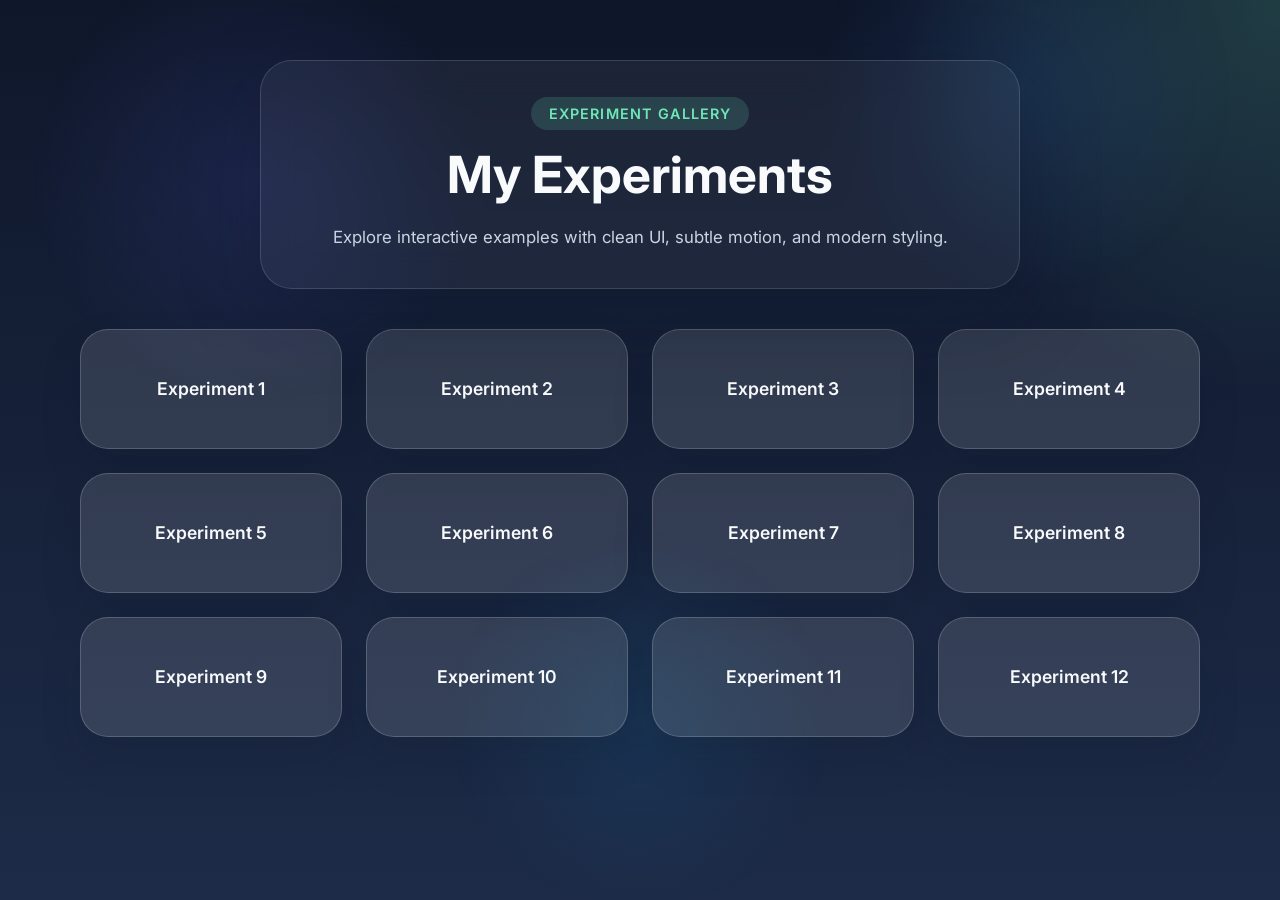
<file: index.html>
<!DOCTYPE html>
<html lang="en">
<head>
    <meta charset="UTF-8">
    <meta name="viewport" content="width=device-width, initial-scale=1.0">
    <title>My Experiments</title>
    <link rel="stylesheet" href="style.css">
</head>
<body>
    <div class="page-background"></div>

    <main class="container">
        <header class="hero">
            <span class="label">Experiment Gallery</span>
            <h1>My Experiments</h1>
            <p>Explore interactive examples with clean UI, subtle motion, and modern styling.</p>
        </header>

        <section class="grid">
            <a class="card" href="exp1/index.html">Experiment 1</a>
            <a class="card" href="exp2/index.html">Experiment 2</a>
            <a class="card" href="exp3/index.html">Experiment 3</a>
            <a class="card" href="exp4/index.html">Experiment 4</a>
            <a class="card" href="exp5/index.html">Experiment 5</a>
            <a class="card" href="exp6/index.html">Experiment 6</a>
            <a class="card" href="exp7/index.html">Experiment 7</a>
            <a class="card" href="exp8/index.html">Experiment 8</a>
            <a class="card" href="exp9/index.html">Experiment 9</a>
            <a class="card" href="exp10/index.html">Experiment 10</a>
            <a class="card" href="exp11/index.html">Experiment 11</a>
            <a class="card" href="project/index.html">Experiment 12</a> 
        </section>
    </main>
</body>
</html>
</file>
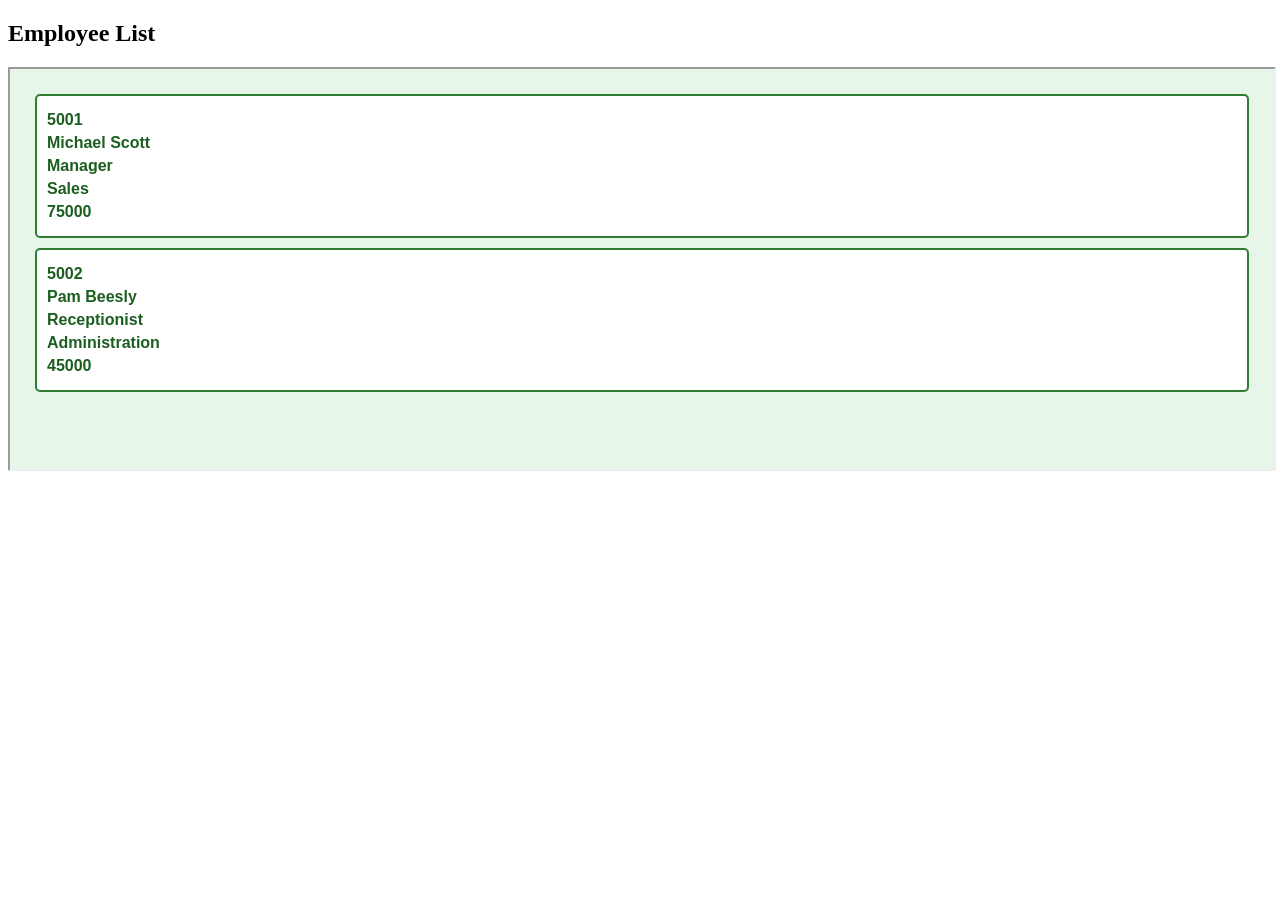
<file: exp10/index.html>
<!DOCTYPE html>
<html lang="en">
<head>
    <meta charset="UTF-8">
    <meta name="viewport" content="width=device-width, initial-scale=1.0">
    <title>Employee Data</title>
</head>
<body>
    <h2>Employee List</h2>

    <iframe src="data.xml" width="100%" height="400px"></iframe>
</body>
</html>
</file>
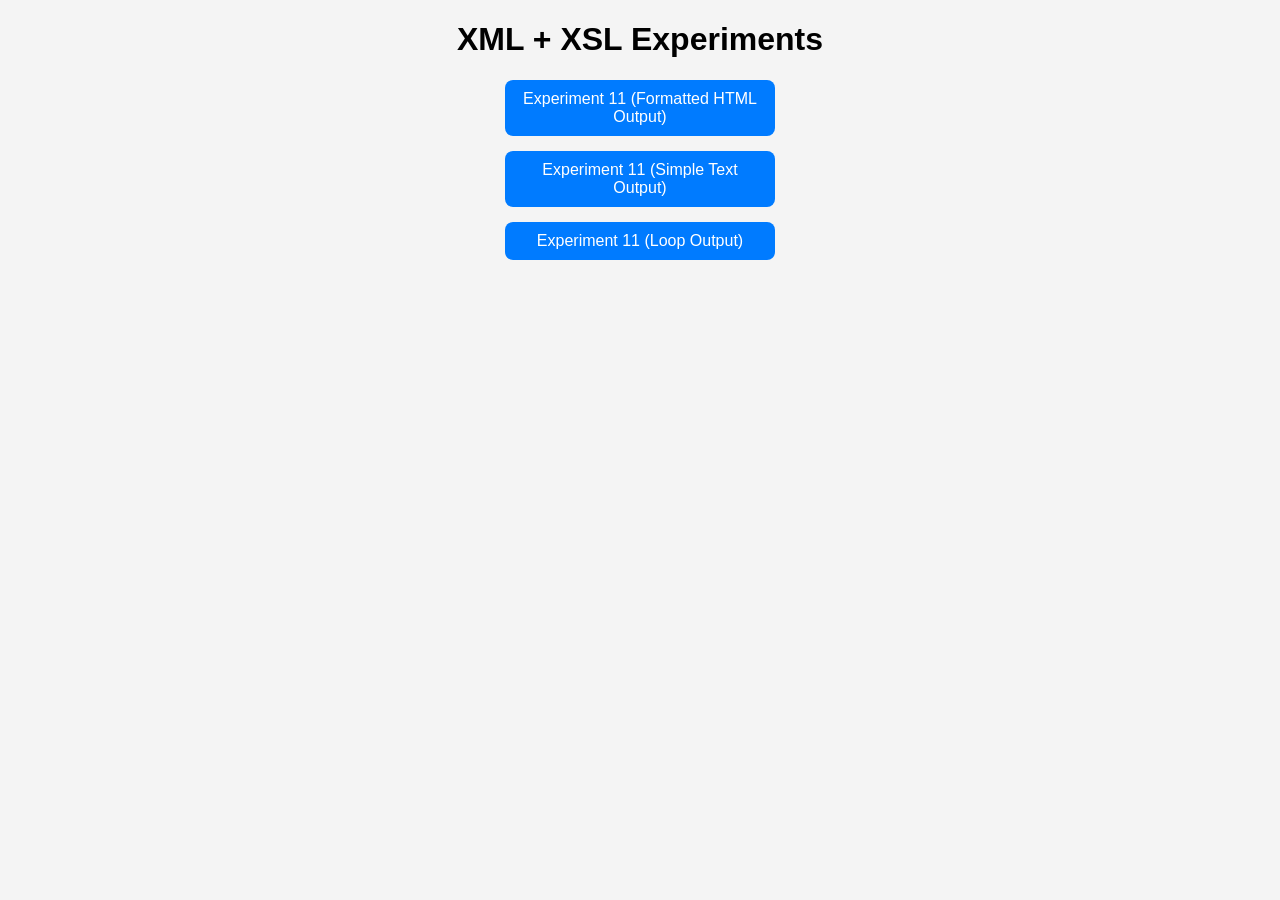
<file: exp11/index.html>
<!DOCTYPE html>
<html lang="en">
<head>
    <meta charset="UTF-8">
    <meta name="viewport" content="width=device-width, initial-scale=1.0">
    <title>XML XSL Experiments</title>
</head>
    <style>
        body {
            font-family: Arial;
            text-align: center;
            background-color: #f4f4f4;
        }
        a {
            display: block;
            margin: 15px;
            padding: 10px;
            background-color: #007bff;
            color: white;
            text-decoration: none;
            width: 250px;
            margin-left: auto;
            margin-right: auto;
            border-radius: 8px;
        }
        a:hover {
            background-color: #0056b3;
        }
    </style>
</head>

<body>

    <h1>XML + XSL Experiments</h1>

    <a href="Cat.xml">Experiment 11 (Formatted HTML Output)</a>
    <a href="Cat1.xml">Experiment 11 (Simple Text Output)</a>
    <a href="Cat2.xml">Experiment 11 (Loop Output)</a>

</body>
</html>
</file>
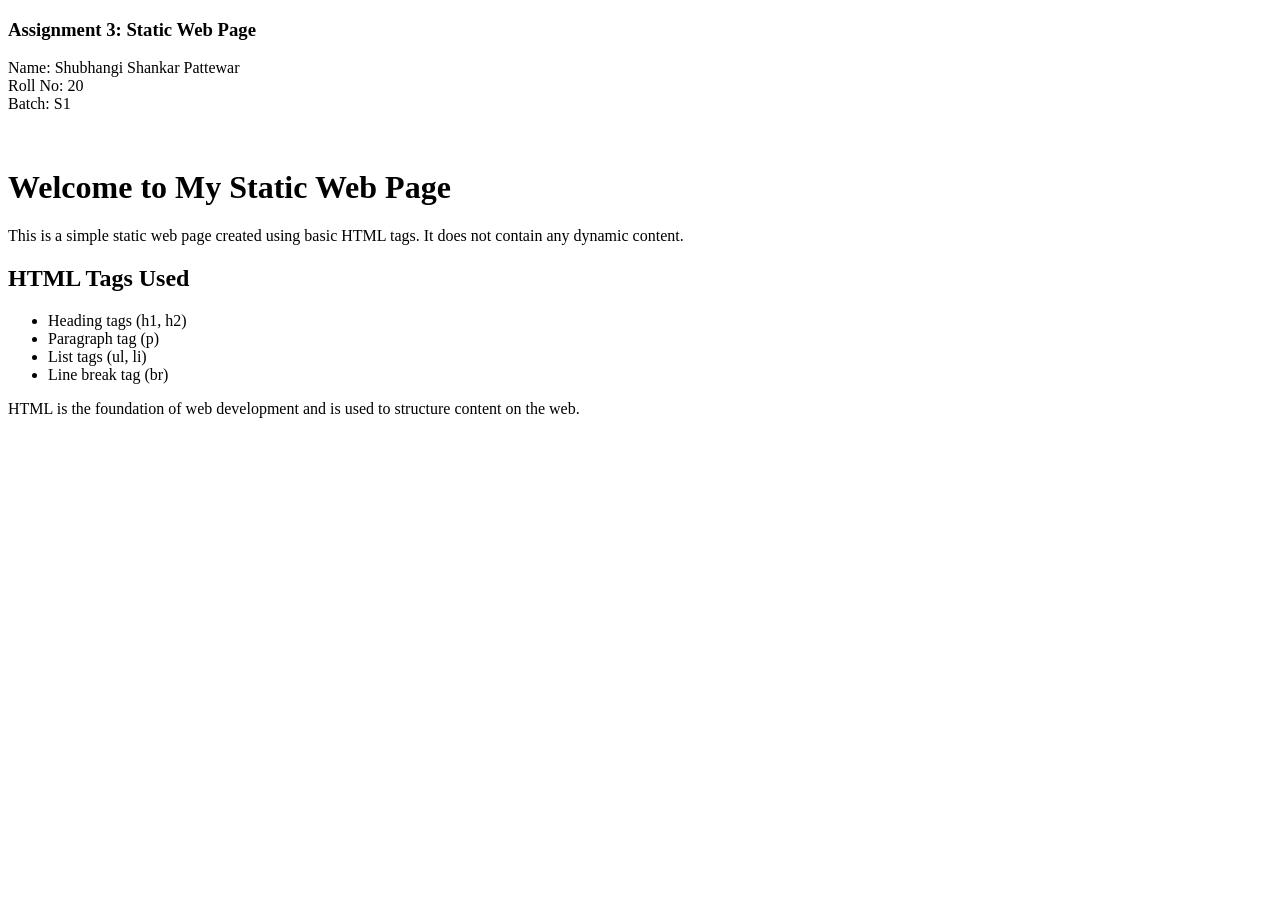
<file: exp2/index.html>
<!DOCTYPE html>
<html lang="en">
<head>
    <meta charset="UTF-8">
    <meta name="viewport" content="width=device-width, initial-scale=1.0">
    <title>Static Web Page</title>
</head>
<body>
    <h3>Assignment 3: Static Web Page</h3>
    <p>
    Name: Shubhangi Shankar Pattewar <br>
    Roll No: 20 <br>
    Batch: S1
    </p>
    <br> 

    <h1>Welcome to My Static Web Page</h1>
    <p>
        This is a simple static web page created using basic HTML tags.
        It does not contain any dynamic content.
    </p>

    <h2>HTML Tags Used</h2>

    <ul>
        <li>Heading tags (h1, h2)</li>
        <li>Paragraph tag (p)</li>
        <li>List tags (ul, li)</li>
        <li>Line break tag (br)</li>
    </ul>

    <p>
        HTML is the foundation of web development and is used to structure
        content on the web.
    </p>

    <br>



</body>
</html>
</file>
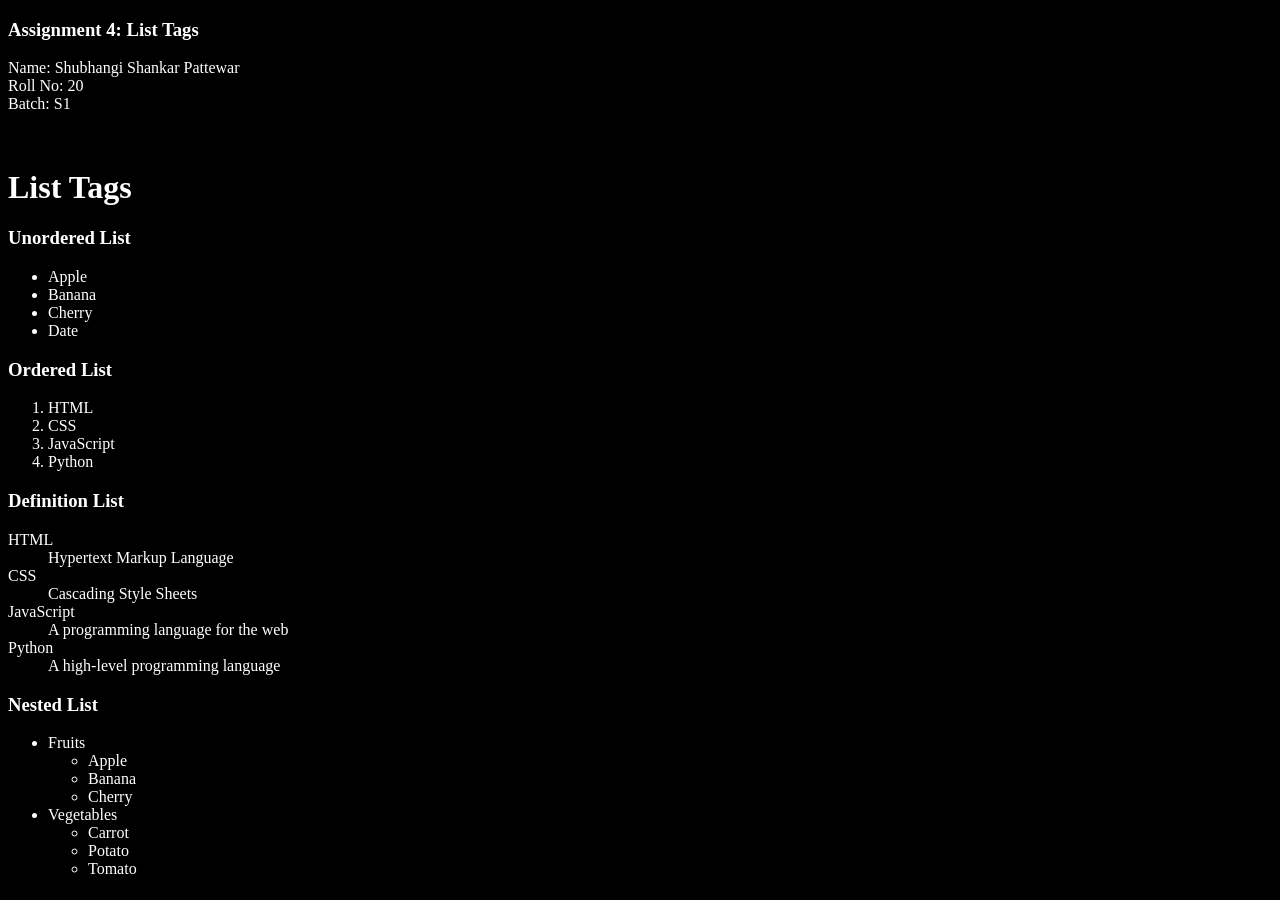
<file: exp3/index.html>
<!DOCTYPE html>
<html lang="en">
<head>
    <meta charset="UTF-8">
    <meta name="viewport" content="width=device-width, initial-scale=1.0">
    <title>List Tags</title>
</head>
<body bgcolor="black" text="white">
    <h3>Assignment 4: List Tags</h3>
    <p>
    Name: Shubhangi Shankar Pattewar <br>
    Roll No: 20 <br>
    Batch: S1
    </p>
    <br>
    <h1>List Tags</h1>
    <h3>Unordered List</h3>
    <ul>
        <li>Apple</li>
        <li>Banana</li>
        <li>Cherry</li>
        <li>Date</li>
    </ul>

    <h3>Ordered List</h3>
    <ol>
        <li>HTML</li>
        <li>CSS</li>
        <li>JavaScript</li> 
        <li>Python</li>
    </ol>

    <h3>Definition List</h3>
    <dl>
        <dt>HTML</dt>
        <dd>Hypertext Markup Language</dd>
        <dt>CSS</dt>
        <dd>Cascading Style Sheets</dd>
        <dt>JavaScript</dt>
        <dd>A programming language for the web</dd>
        <dt>Python</dt>
        <dd>A high-level programming language</dd>
    </dl>

    <h3>Nested List</h3>
    <ul>
        <li>Fruits
            <ul>
                <li>Apple</li>
                <li>Banana</li>
                <li>Cherry</li>
            </ul>
        </li>
        <li>Vegetables
            <ul>
                <li>Carrot</li>
                <li>Potato</li>
                <li>Tomato</li>
            </ul>
        </li>
    </ul>

</body>
</html>
</file>
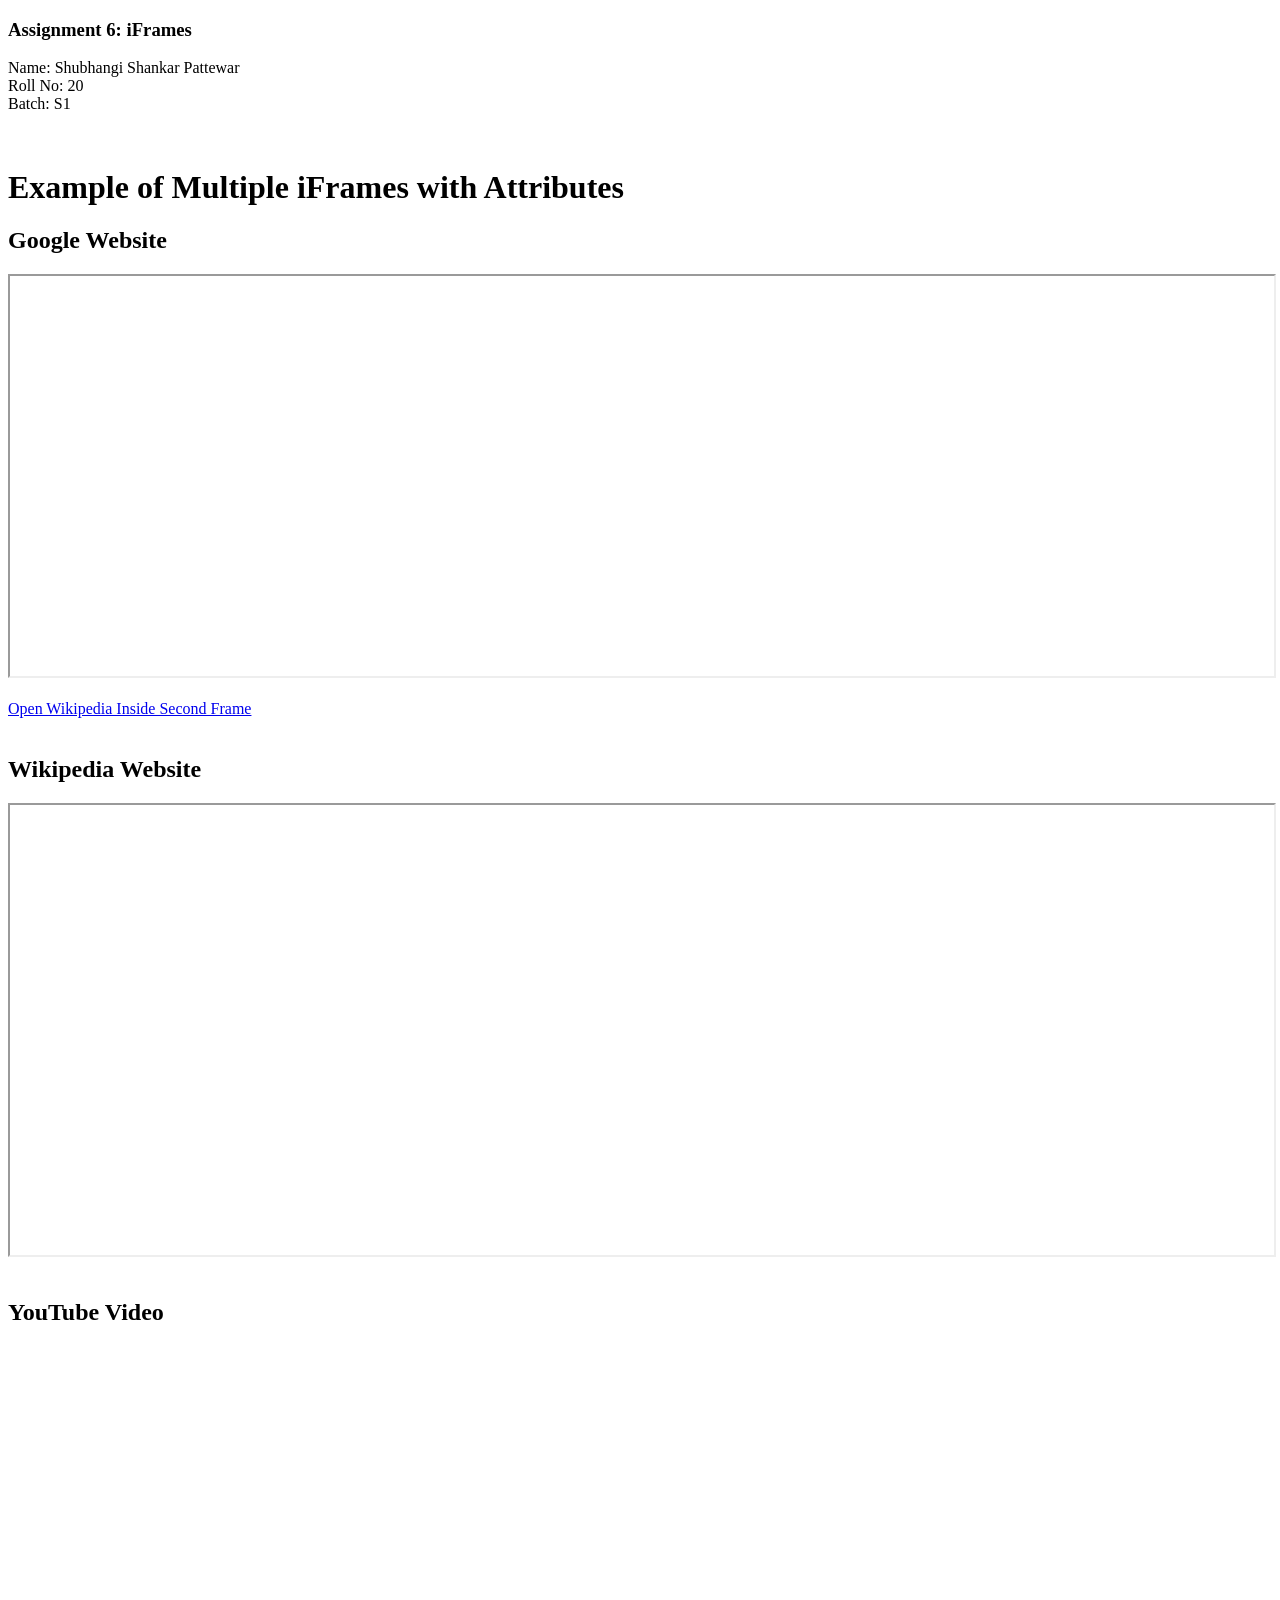
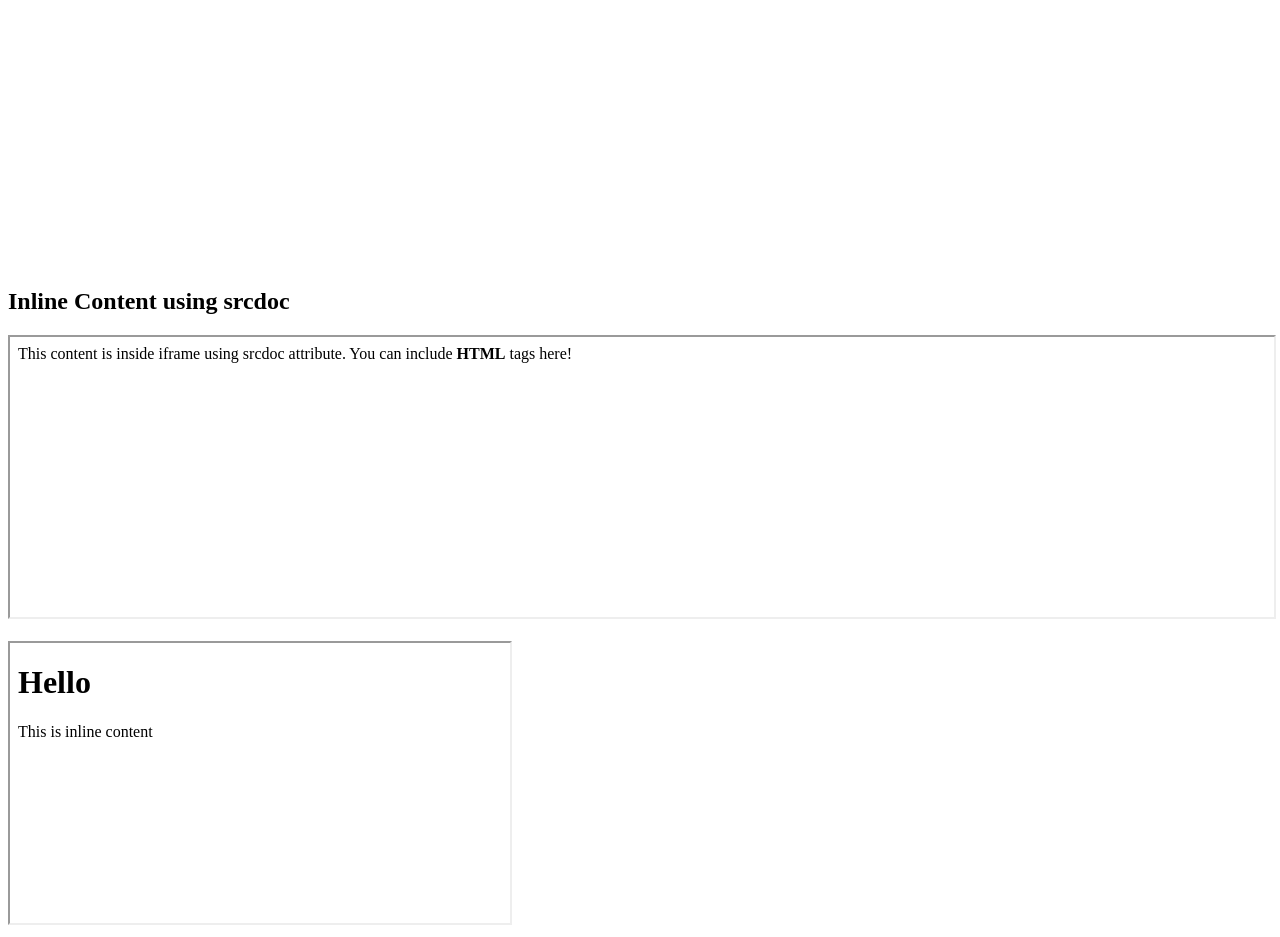
<file: exp5/index.html>
<!DOCTYPE html>
<html lang="en">
<head>
    <meta charset="UTF-8">
    <meta name="viewport" content="width=device-width, initial-scale=1.0">
    <title>Multiple iFrames Example</title>
</head>
<body>
    <h3>Assignment 6: iFrames</h3>
    <p>
    Name: Shubhangi Shankar Pattewar <br>
    Roll No: 20 <br>
    Batch: S1
    </p>
    <br>
    <h1>Example of Multiple iFrames with Attributes</h1>

    <!-- First iframe -->
    <h2>Google Website</h2>
    <iframe 
        id="googleFrame"
        name="googleFrame"
        src="https://www.google.com"
        width="100%"
        height="400"
        title="Google Website"
        loading="lazy"
        referrerpolicy="no-referrer"
        importance="low"
        scrolling="auto"
        class="blue-frame">
    </iframe>
    <br><br>

    <a href="https://www.wikipedia.org" target="wikiFrame">
        Open Wikipedia Inside Second Frame
    </a>
    <br><br>

    <!-- Second iframe -->
    <h2>Wikipedia Website</h2>
    <iframe 
        id="wikiFrame"
        name="wikiFrame"
        src="https://www.wikipedia.org"
        width="100%"
        height="450"
        title="Wikipedia Website"
        loading="lazy"
        sandbox="allow-same-origin allow-scripts"
        importance="low"
        scrolling="yes"
        class="green-frame">
    </iframe>
    <br><br>

    <!-- Third iframe -->
    <h2>YouTube Video</h2>
    <iframe 
        id="youtubeFrame"
        width="100%"
        height="500"
        src="https://www.youtube.com/embed/dQw4w9WgXcQ"
        title="YouTube Video"
        frameborder="0"
        allow="accelerometer; autoplay; clipboard-write; encrypted-media; gyroscope; picture-in-picture"
        allowfullscreen
        loading="lazy"
        scrolling="no"
        class="red-frame">
    </iframe>
    <br><br>

    <!-- Fourth iframe using srcdoc -->
    <h2>Inline Content using srcdoc</h2>
    <iframe 
        id="inlineFrame1"
        width="100%"
        height="280"
        srcdoc="This content is inside iframe using srcdoc attribute. You can include <strong>HTML</strong> tags here!"
        title="Inline Frame"
        scrolling="auto"
        sandbox="allow-scripts allow-same-origin"
        class="purple-frame">
    </iframe>
    <br><br>
    <iframe 
        id="inlineFrame2"
        srcdoc="<h1>Hello</h1><p>This is inline content</p>"
        width="500" 
        height="280"
        title="Inline Hello Content"
        scrolling="no"
        sandbox="allow-same-origin">
    </iframe>

</body>
</html>
</file>
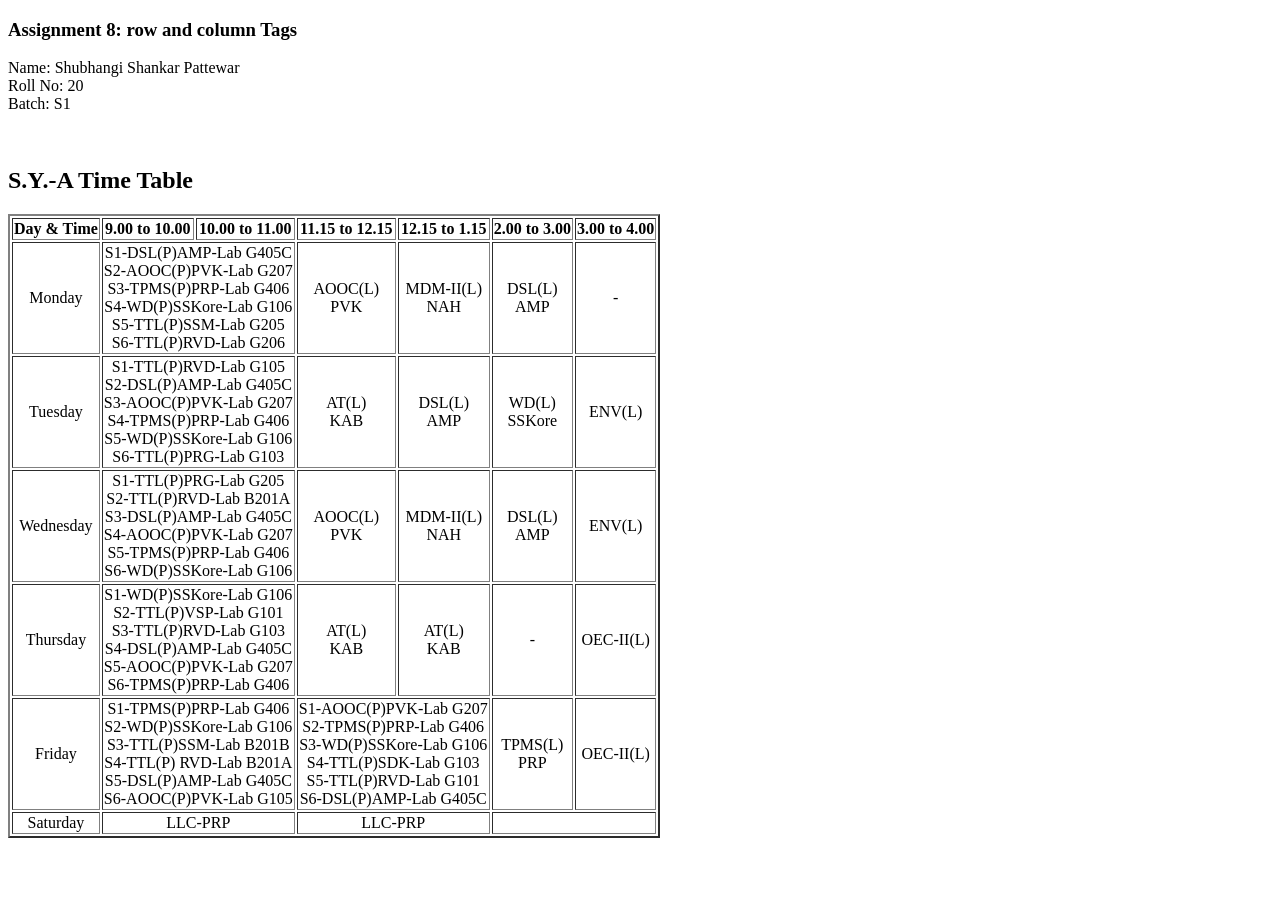
<file: exp7/index.html>
<!DOCTYPE html>
<html lang="en">
<head>
    <meta charset="UTF-8">
    <meta name="viewport" content="width=device-width, initial-scale=1.0">
    <title>Time Table</title>
</head>
<body>
    <h3>Assignment 8: row and column Tags</h3>
    <p>
    Name: Shubhangi Shankar Pattewar <br>
    Roll No: 20 <br>
    Batch: S1
    </p>
    <br>
    <h2>S.Y.-A Time Table</h2>

    <table border="2">
        <tr align="center">
            <th>Day & Time</th>
            <th>9.00 to 10.00</th>
            <th>10.00 to 11.00</th>
            <th>11.15 to 12.15</th>
            <th>12.15 to 1.15</th>
            <th>2.00 to 3.00</th>
            <th>3.00 to 4.00</th>
        </tr>

        <tr align="center">
            <td>Monday</td>
            <td colspan="2">S1-DSL(P)AMP-Lab G405C <br>
            S2-AOOC(P)PVK-Lab G207 <br>S3-TPMS(P)PRP-Lab G406 <br>
            S4-WD(P)SSKore-Lab G106 <br>S5-TTL(P)SSM-Lab G205 <br>
            S6-TTL(P)RVD-Lab G206 </td>
            <td>AOOC(L)<br>PVK</td>
            <td>MDM-II(L)<br>NAH</td>
            <td>DSL(L)<br>AMP</td>
            <td>-</td>
        </tr>

        <tr align="center">
            <td>Tuesday</td>
            <td colspan="2">S1-TTL(P)RVD-Lab G105 <br>
            S2-DSL(P)AMP-Lab G405C <br>S3-AOOC(P)PVK-Lab G207 <br>
            S4-TPMS(P)PRP-Lab G406 <br>S5-WD(P)SSKore-Lab G106 <br>
            S6-TTL(P)PRG-Lab G103 </td>
            <td>AT(L)<br>KAB</td>
            <td>DSL(L)<br>AMP</td>
            <td>WD(L)<br>SSKore</td>
            <td>ENV(L)</td>
        </tr>

        <tr align="center">
            <td>Wednesday</td>
            <td colspan="2">S1-TTL(P)PRG-Lab G205 <br>
            S2-TTL(P)RVD-Lab B201A <br>S3-DSL(P)AMP-Lab G405C <br>
            S4-AOOC(P)PVK-Lab G207 <br>S5-TPMS(P)PRP-Lab G406 <br>
            S6-WD(P)SSKore-Lab G106 </td>
            <td>AOOC(L)<br>PVK</td>
            <td>MDM-II(L)<br>NAH</td>
            <td>DSL(L)<br>AMP</td>
            <td>ENV(L)</td>
        </tr>

        <tr align="center">
            <td>Thursday</td>
            <td colspan="2">S1-WD(P)SSKore-Lab G106 <br>
            S2-TTL(P)VSP-Lab G101 <br>S3-TTL(P)RVD-Lab G103 <br>
            S4-DSL(P)AMP-Lab G405C <br>S5-AOOC(P)PVK-Lab G207 <br>
            S6-TPMS(P)PRP-Lab G406 </td>
            <td>AT(L)<br>KAB</td>
            <td>AT(L)<br>KAB</td>
            <td>-</td>
            <td>OEC-II(L)</td>
        </tr>

        <tr align="center">
            <td>Friday</td>
            <td colspan="2">S1-TPMS(P)PRP-Lab G406 <br>
            S2-WD(P)SSKore-Lab G106 <br>S3-TTL(P)SSM-Lab B201B <br>
            S4-TTL(P) RVD-Lab B201A <br>S5-DSL(P)AMP-Lab G405C <br>
            S6-AOOC(P)PVK-Lab G105</td>
            <td colspan="2">S1-AOOC(P)PVK-Lab G207 <br>
            S2-TPMS(P)PRP-Lab G406 <br>S3-WD(P)SSKore-Lab G106 <br>
            S4-TTL(P)SDK-Lab G103 <br>S5-TTL(P)RVD-Lab G101 <br>
            S6-DSL(P)AMP-Lab G405C</td>
            <td>TPMS(L)<br>PRP</td>
            <td>OEC-II(L)</td>
        </tr>

        <tr align="center">
            <td>Saturday</td>
            <td colspan="2">LLC-PRP</td>
            <td colspan="2">LLC-PRP</td>
            <td colspan="2"> </td>
        </tr>
    </table>
</body>
</html>
</file>
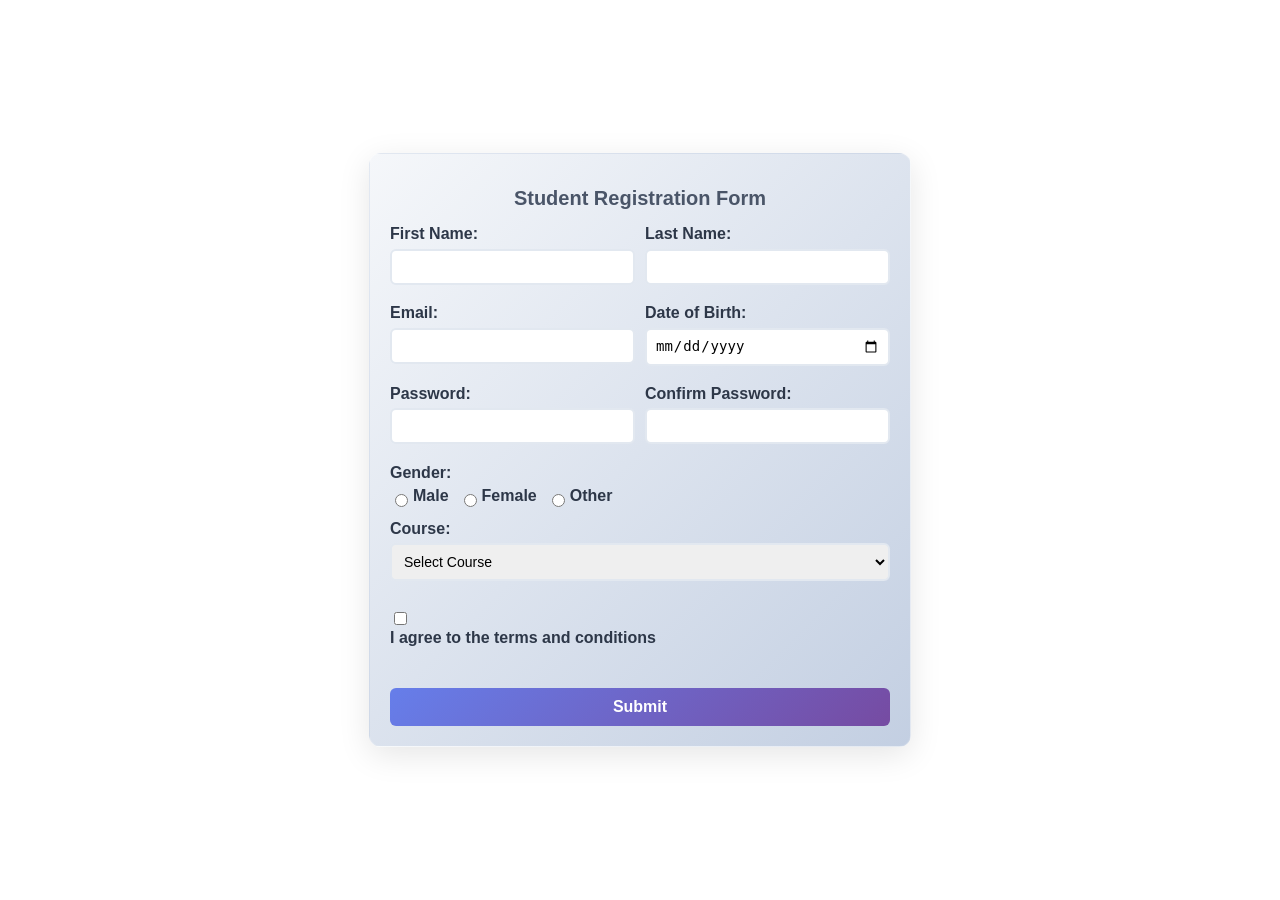
<file: exp8/index.html>
<!-- Build a student registration form using only html -->
<!DOCTYPE html>
<html lang="en">
<head>
    <meta charset="UTF-8">
    <meta name="viewport" content="width=device-width, initial-scale=1.0">
    <title>Student Registration Form</title>
    <style>
        body {
            font-family: 'Segoe UI', Tahoma, Geneva, Verdana, sans-serif;
            background-color: white;
            display: flex;
            justify-content: center;
            align-items: center;
            min-height: 100vh;
            margin: 0;
        }
        h1 {
            text-align: center;
            color: #4a5568;
            margin-bottom: 15px;
            font-size: 20px;
        }
        form {
            background: linear-gradient(135deg, #f5f7fa 0%, #c3cfe2 100%);
            padding: 20px;
            border-radius: 12px;
            box-shadow: 0 8px 32px rgba(0, 0, 0, 0.1);
            width: 500px;
            -webkit-backdrop-filter: blur(10px);
            backdrop-filter: blur(10px);
            border: 1px solid rgba(255, 255, 255, 0.18);
        }
        label {
            display: block;
            margin-bottom: 5px;
            font-weight: 600;
            color: #2d3748;
        }
        input[type="text"],
        input[type="email"],
        input[type="password"],
        input[type="date"],
        select {
            width: 100%;
            padding: 8px;
            margin-bottom: 10px;
            border: 2px solid #e2e8f0;
            border-radius: 6px;
            box-sizing: border-box;
            font-size: 14px;
            transition: border-color 0.3s ease;
        }
        input[type="text"]:focus,
        input[type="email"]:focus,
        input[type="password"]:focus,
        input[type="date"]:focus,
        select:focus {
            outline: none;
            border-color: #667eea;
            box-shadow: 0 0 0 3px rgba(102, 126, 234, 0.1);
        }
        input[type="radio"] {
            margin-right: 5px;
        }
        input[type="checkbox"] {
            margin-right: 5px;
        }
        input[type="submit"] {
            width: 100%;
            padding: 10px;
            background: linear-gradient(135deg, #667eea 0%, #764ba2 100%);
            color: white;
            border: none;
            border-radius: 6px;
            cursor: pointer;
            font-size: 16px;
            font-weight: 600;
            transition: transform 0.2s ease;
        }
        input[type="submit"]:hover {
            transform: translateY(-2px);
            box-shadow: 0 4px 12px rgba(102, 126, 234, 0.4);
        }
        .name-fields,
        .email-dob-fields,
        .password-fields {
            display: flex;
            gap: 10px;
            margin-bottom: 10px;
        }
        .name-fields div,
        .email-dob-fields div,
        .password-fields div {
            flex: 1;
        }
        .name-fields input,
        .email-dob-fields input,
        .password-fields input {
            width: 100%;
        }
        .gender-options {
            display: flex;
            gap: 10px;
            margin-bottom: 10px;
        }
        .gender-options div {
            display: flex;
            align-items: center;
        }
    </style>
</head>
<body>
    <form action="#" method="post">
        <h1>Student Registration Form</h1>
        <div class="name-fields">
            <div>
                <label for="firstName">First Name:</label>
                <input type="text" id="firstName" name="firstName" required>
            </div>
            <div>
                <label for="lastName">Last Name:</label>
                <input type="text" id="lastName" name="lastName" required>
            </div>
        </div>
        <div class="email-dob-fields">
            <div>
                <label for="email">Email:</label>
                <input type="email" id="email" name="email" required>
            </div>
            <div>
                <label for="dob">Date of Birth:</label>
                <input type="date" id="dob" name="dob" required>
            </div>
        </div>
        <div class="password-fields">
            <div>
                <label for="password">Password:</label>
                <input type="password" id="password" name="password" required>
            </div>
            <div>
                <label for="confirmPassword">Confirm Password:</label>
                <input type="password" id="confirmPassword" name="confirmPassword" required>
            </div>
        </div>
        <label>Gender:</label>
        <div class="gender-options">
            <div>
                <input type="radio" id="male" name="gender" value="male" required>
                <label for="male">Male</label>
            </div>
            <div>
                <input type="radio" id="female" name="gender" value="female">
                <label for="female">Female</label>
            </div>
            <div>
                <input type="radio" id="other" name="gender" value="other">
                <label for="other">Other</label>
            </div>
        </div>
        <label for="course">Course:</label>
        <select id="course" name="course" required>
            <option value="">Select Course</option>
            <option value="cs">Computer Science</option>
            <option value="it">Information Technology</option>
            <option value="ee">Electrical Engineering</option>
            <option value="me">Mechanical Engineering</option>
        </select><br><br>

        <input type="checkbox" id="terms" name="terms" required>
        <label for="terms">I agree to the terms and conditions</label><br><br>

        <input type="submit" value="Submit">

</body>
</html>
</file>
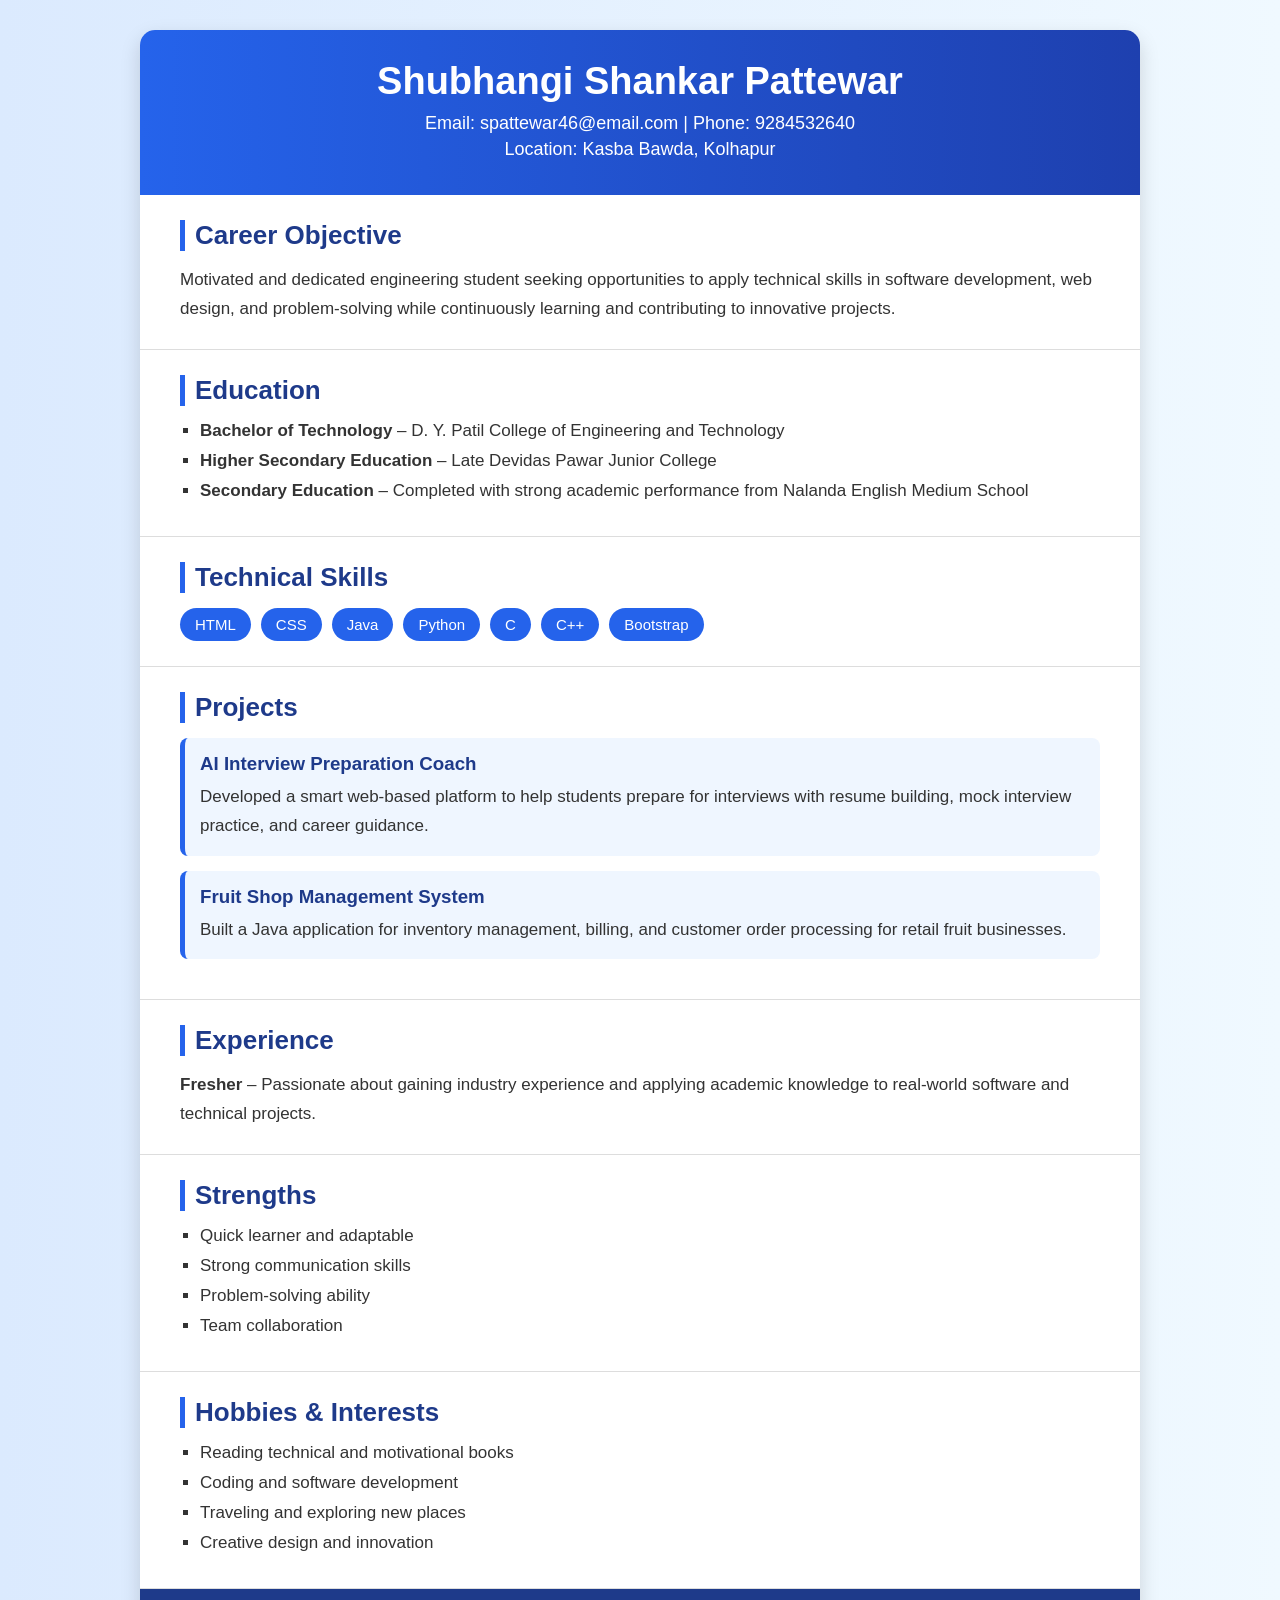
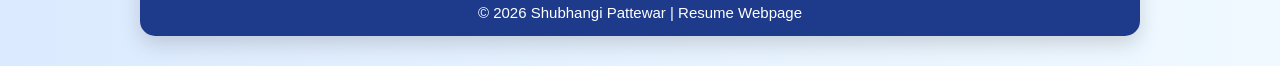
<file: exp9/index.html>
<!DOCTYPE html>
<html lang="en">
<head>
    <meta charset="UTF-8">
    <meta name="viewport" content="width=device-width, initial-scale=1.0">
    <title>Resume</title>

    <style>
        * {
            margin: 0;
            padding: 0;
            box-sizing: border-box;
        }

        body {
            font-family: 'Segoe UI', sans-serif;
            background: linear-gradient(to right, #dbeafe, #f0f9ff);
            color: #333;
        }

        .container {
            width: 80%;
            max-width: 1000px;
            margin: 30px auto;
            background: white;
            border-radius: 15px;
            box-shadow: 0 8px 20px rgba(0,0,0,0.15);
            overflow: hidden;
        }

        .header {
            background: linear-gradient(to right, #2563eb, #1e40af);
            color: white;
            text-align: center;
            padding: 30px 20px;
        }

        .header h1 {
            font-size: 38px;
            margin-bottom: 10px;
        }

        .header p {
            font-size: 18px;
            margin: 5px 0;
        }

        .section {
            padding: 25px 40px;
            border-bottom: 1px solid #ddd;
        }

        .section h2 {
            color: #1e3a8a;
            margin-bottom: 15px;
            font-size: 26px;
            border-left: 5px solid #2563eb;
            padding-left: 10px;
        }

        .section p {
            font-size: 17px;
            line-height: 1.7;
        }

        .section ul {
            list-style-type: square;
            margin-left: 20px;
        }

        .section ul li {
            margin-bottom: 10px;
            font-size: 17px;
        }

        .skills {
            display: flex;
            flex-wrap: wrap;
            gap: 10px;
        }

        .skills span {
            display: inline-block;
            background: #2563eb;
            color: white;
            padding: 8px 15px;
            border-radius: 20px;
            font-size: 15px;
            transition: 0.3s;
        }

        .skills span:hover {
            background: #1e40af;
            transform: scale(1.05);
        }

        .project-box {
            background: #eff6ff;
            padding: 15px;
            margin-bottom: 15px;
            border-left: 5px solid #2563eb;
            border-radius: 8px;
        }

        .project-box h3 {
            color: #1e3a8a;
            margin-bottom: 8px;
        }

        .footer {
            text-align: center;
            background: #1e3a8a;
            color: white;
            padding: 15px;
            font-size: 15px;
        }

        @media (max-width: 768px) {
            .container {
                width: 95%;
            }

            .header h1 {
                font-size: 28px;
            }

            .header p {
                font-size: 15px;
            }

            .section {
                padding: 20px;
            }

            .section h2 {
                font-size: 22px;
            }
        }
    </style>
</head>
<body>

<div class="container">

    <!-- Header -->
    <div class="header">
        <h1>Shubhangi Shankar Pattewar</h1>
        <p>Email: spattewar46@email.com | Phone: 9284532640</p>
        <p>Location: Kasba Bawda, Kolhapur</p>
    </div>

    <!-- Career Objective -->
    <div class="section">
        <h2>Career Objective</h2>
        <p>
            Motivated and dedicated engineering student seeking opportunities to apply technical skills
            in software development, web design, and problem-solving while continuously learning and
            contributing to innovative projects.
        </p>
    </div>

    <!-- Education -->
    <div class="section">
        <h2>Education</h2>
        <ul>
            <li><strong>Bachelor of Technology</strong> – D. Y. Patil College of Engineering and Technology</li>
            <li><strong>Higher Secondary Education</strong> – Late Devidas Pawar Junior College</li>
            <li><strong>Secondary Education</strong> – Completed with strong academic performance from Nalanda English Medium School</li>
        </ul>
    </div>

    <div class="section">
        <h2>Technical Skills</h2>
        <div class="skills">
            <span>HTML</span>
            <span>CSS</span>
            <span>Java</span>
            <span>Python</span>
            <span>C</span>
            <span>C++</span>
            <span>Bootstrap</span>
        </div>
    </div>

    <!-- Projects -->
    <div class="section">
        <h2>Projects</h2>

        <div class="project-box">
            <h3>AI Interview Preparation Coach</h3>
            <p>
                Developed a smart web-based platform to help students prepare for interviews
                with resume building, mock interview practice, and career guidance.
            </p>
        </div>

        <div class="project-box">
            <h3>Fruit Shop Management System</h3>
            <p>
                Built a Java application for inventory management, billing,
                and customer order processing for retail fruit businesses.
            </p>
        </div>
    </div>

    <!-- Experience -->
    <div class="section">
        <h2>Experience</h2>
        <p>
            <strong>Fresher</strong> – Passionate about gaining industry experience and
            applying academic knowledge to real-world software and technical projects.
        </p>
    </div>

    <!-- Strengths -->
    <div class="section">
        <h2>Strengths</h2>
        <ul>
            <li>Quick learner and adaptable</li>
            <li>Strong communication skills</li>
            <li>Problem-solving ability</li>
            <li>Team collaboration</li>
        </ul>
    </div>

    <!-- Hobbies -->
    <div class="section">
        <h2>Hobbies & Interests</h2>
        <ul>
            <li>Reading technical and motivational books</li>
            <li>Coding and software development</li>
            <li>Traveling and exploring new places</li>
            <li>Creative design and innovation</li>
        </ul>
    </div>

    <!-- Footer -->
    <div class="footer">
        <p>© 2026 Shubhangi Pattewar | Resume Webpage</p>
    </div>

</div>

</body>
</html>
</file>
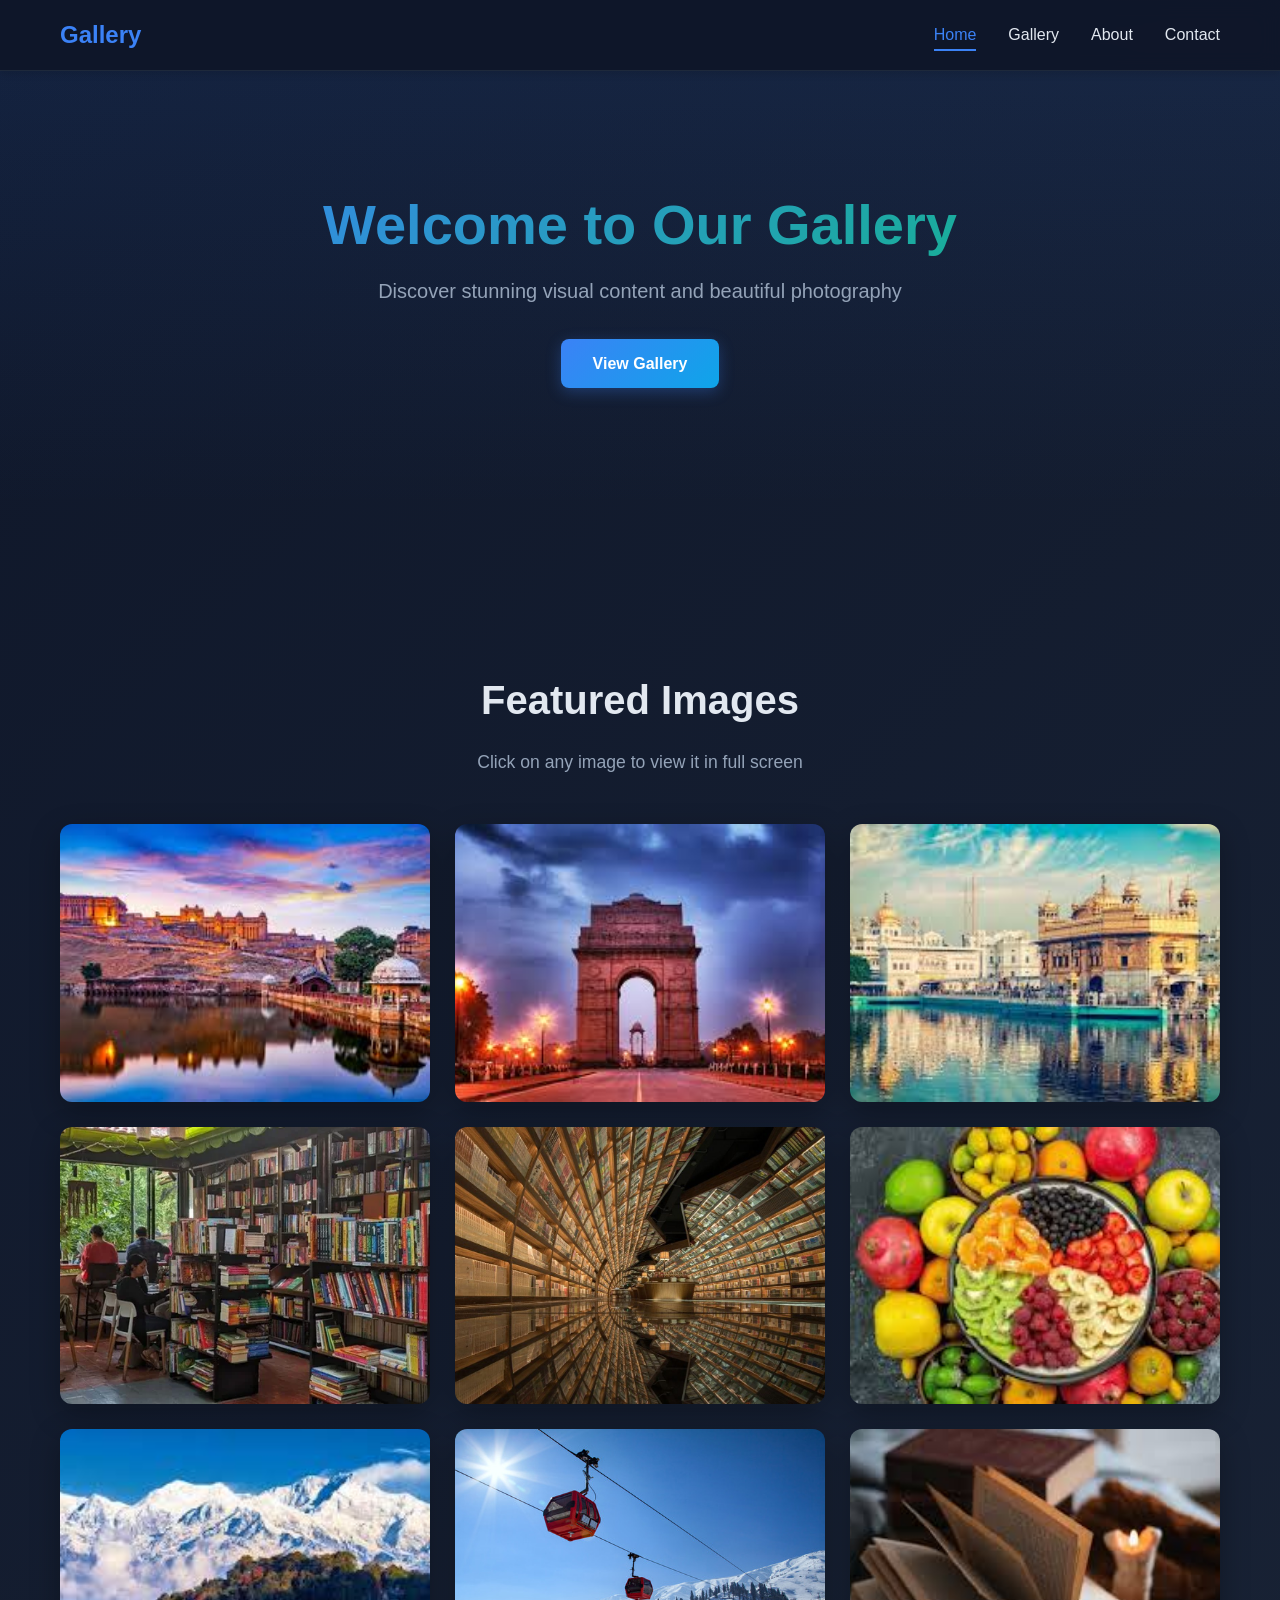
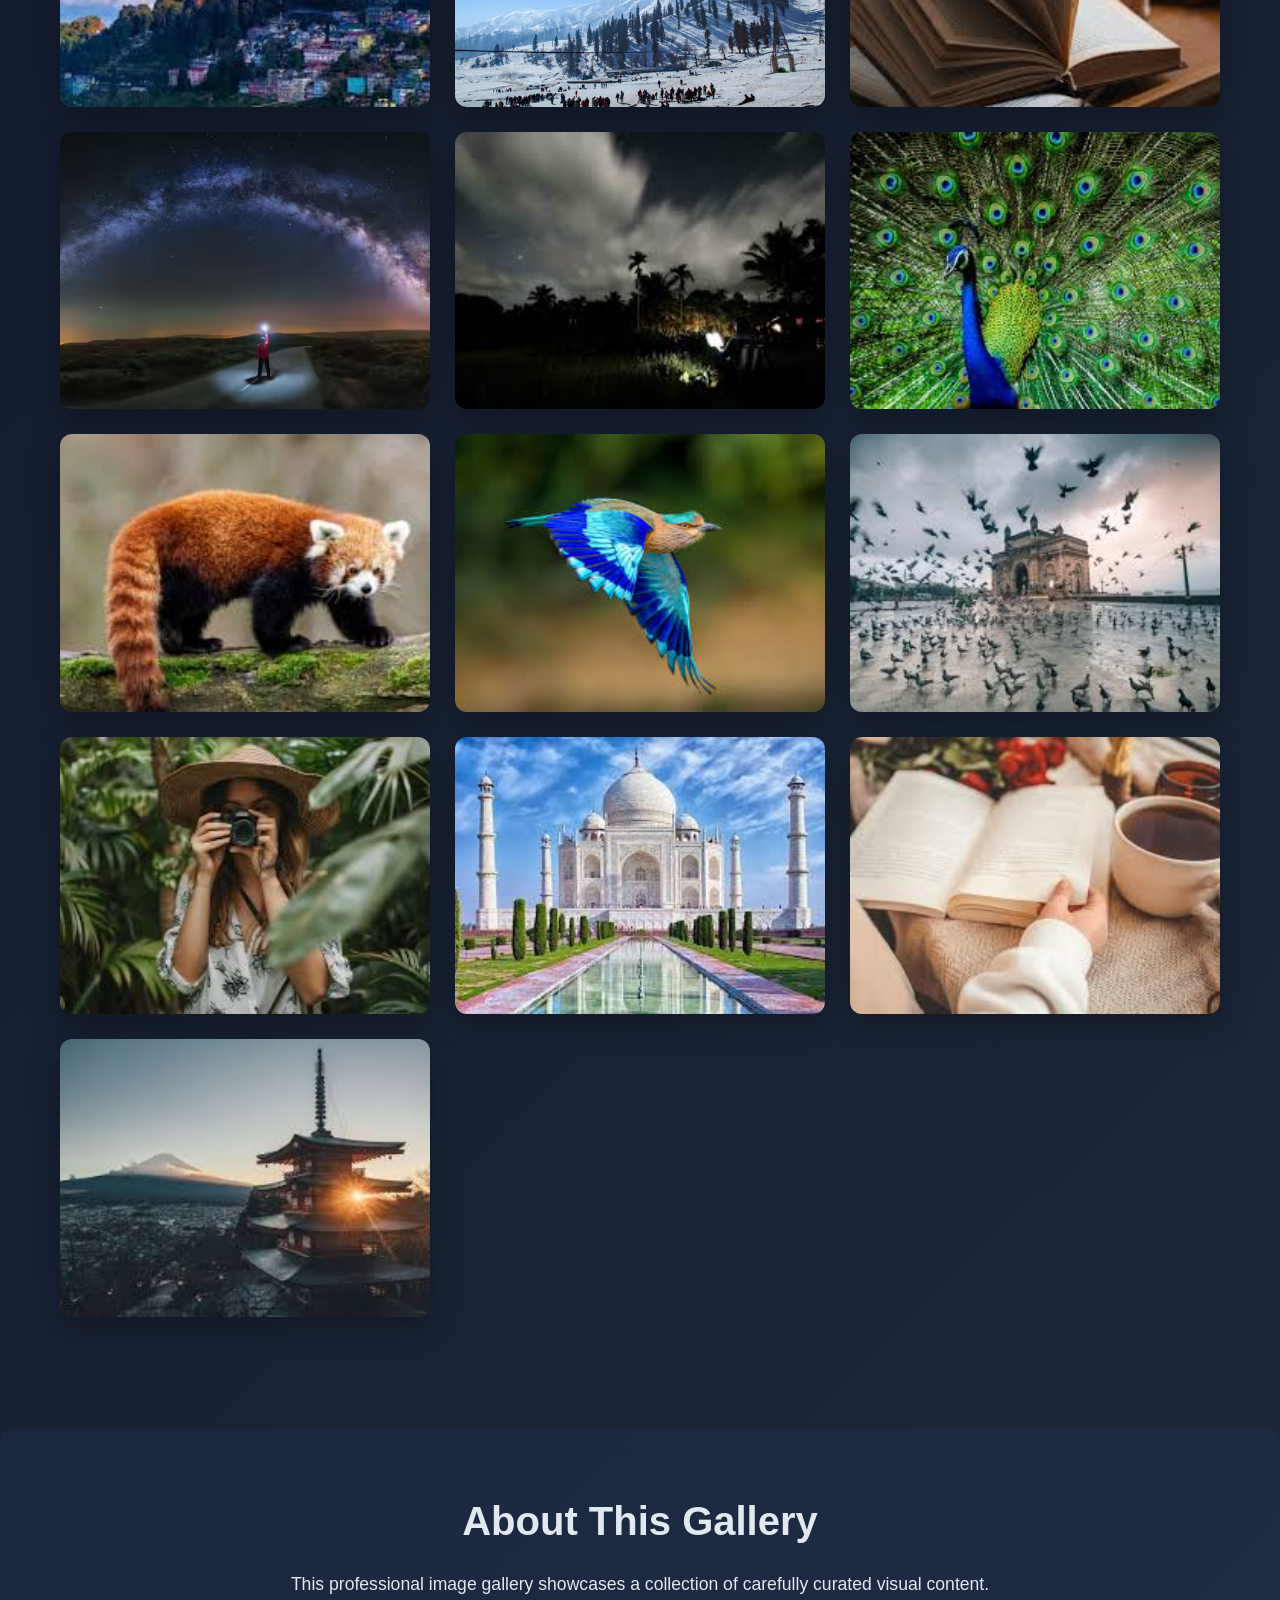
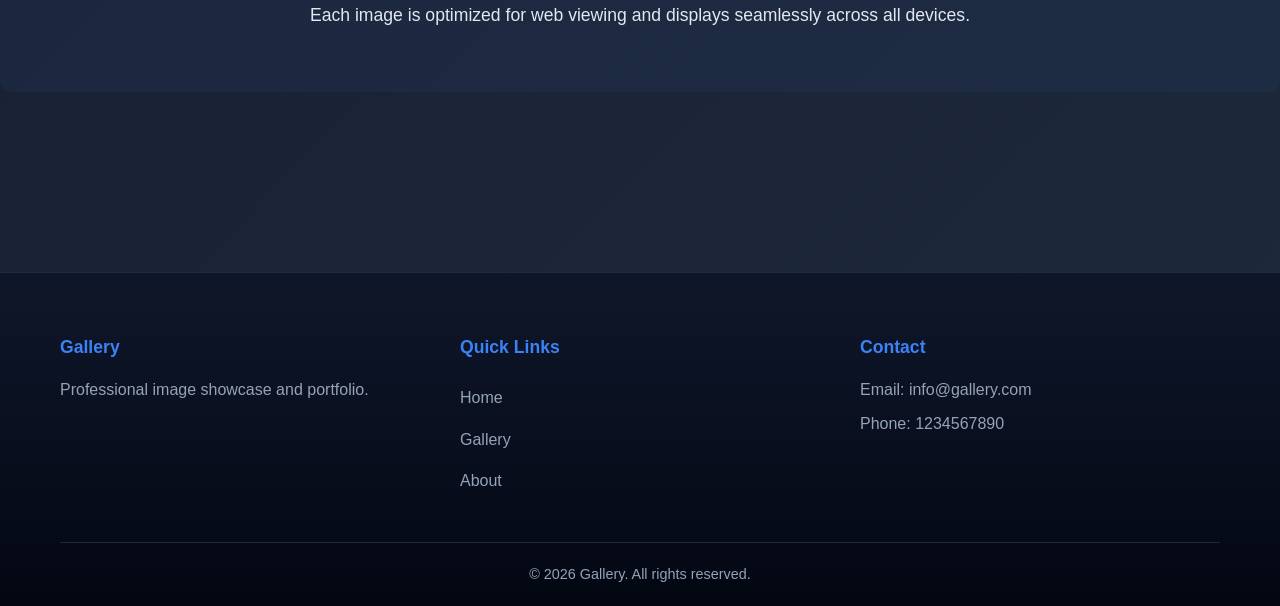
<file: project/index.html>
<!DOCTYPE html>
<html lang="en">
<head>
  <meta charset="UTF-8">
  <meta name="viewport" content="width=device-width, initial-scale=1.0">
  <meta name="description" content="A professional image gallery website showcasing beautiful photography and visual content.">
  <title>Gallery - Professional Image Showcase</title>
  <link rel="stylesheet" href="style.css">
</head>
<body>
  <!-- Header with Navigation -->
  <header class="header">
    <nav class="navbar">
      <div class="container">
        <div class="nav-wrapper">
          <div class="logo">Gallery</div>
          <ul class="nav-menu">
            <li><a href="#home" class="nav-link active">Home</a></li>
            <li><a href="#gallery" class="nav-link">Gallery</a></li>
            <li><a href="#about" class="nav-link">About</a></li>
            <li><a href="#contact" class="nav-link">Contact</a></li>
          </ul>
        </div>
      </div>
    </nav>
  </header>

  <!-- Hero Section -->
  <section class="hero" id="home">
    <div class="container">
      <div class="hero-content">
        <h1>Welcome to Our Gallery</h1>
        <p>Discover stunning visual content and beautiful photography</p>
        <a href="#gallery" class="btn btn-primary">View Gallery</a>
      </div>
    </div>
  </section>

  <!-- Main Gallery Section -->
  <main class="main-content" id="gallery">
    <section class="gallery-section">
      <div class="container">
        <h2>Featured Images</h2>
        <p class="section-subtitle">Click on any image to view it in full screen</p>
        
        <div class="gallery">
          <a href="#image-1" class="img-box">
            <img src="1.jpg" alt="Gallery image 1">
            <div class="img-overlay"></div>
          </a>
          <a href="#image-2" class="img-box">
            <img src="2.jpg" alt="Gallery image 2">
            <div class="img-overlay"></div>
          </a>
          <a href="#image-3" class="img-box">
            <img src="3.jpg" alt="Gallery image 3">
            <div class="img-overlay"></div>
          </a>
          <a href="#image-4" class="img-box">
            <img src="4.webp" alt="Gallery image 4">
            <div class="img-overlay"></div>
          </a>
          <a href="#image-5" class="img-box">
            <img src="5.webp" alt="Gallery image 5">
            <div class="img-overlay"></div>
          </a>
          <a href="#image-6" class="img-box">
            <img src="6.jpg" alt="Gallery image 6">
            <div class="img-overlay"></div>
          </a>
          <a href="#image-7" class="img-box">
            <img src="7.jpg" alt="Gallery image 7">
            <div class="img-overlay"></div>
          </a>
          <a href="#image-8" class="img-box">
            <img src="8.jpg" alt="Gallery image 8">
            <div class="img-overlay"></div>
          </a>
          <a href="#image-9" class="img-box">
            <img src="9.jpg" alt="Gallery image 9">
            <div class="img-overlay"></div>
          </a>
          <a href="#image-10" class="img-box">
            <img src="10.jpg" alt="Gallery image 10">
            <div class="img-overlay"></div>
          </a>
          <a href="#image-11" class="img-box">
            <img src="11.jpg" alt="Gallery image 11">
            <div class="img-overlay"></div>
          </a>
          <a href="#image-12" class="img-box">
            <img src="12.jpg" alt="Gallery image 12">
            <div class="img-overlay"></div>
          </a>
          <a href="#image-13" class="img-box">
            <img src="13.jpg" alt="Gallery image 13">
            <div class="img-overlay"></div>
          </a>
          <a href="#image-14" class="img-box">
            <img src="14.jpg" alt="Gallery image 14">
            <div class="img-overlay"></div>
          </a>
          <a href="#image-15" class="img-box">
            <img src="15.jpg" alt="Gallery image 15">
            <div class="img-overlay"></div>
          </a>
          <a href="#image-16" class="img-box">
            <img src="16.jpg" alt="Gallery image 16">
            <div class="img-overlay"></div>
          </a>
          <a href="#image-17" class="img-box">
            <img src="17.jpg" alt="Gallery image 17">
            <div class="img-overlay"></div>
          </a>
          <a href="#image-18" class="img-box">
            <img src="18.jpg" alt="Gallery image 18">
            <div class="img-overlay"></div>
          </a>
          <a href="#image-19" class="img-box">
            <img src="19.jpg" alt="Gallery image 19">
            <div class="img-overlay"></div>
          </a>
        </div>
      </div>
    </section>

    <!-- About Section -->
    <section class="about-section" id="about">
      <div class="container">
        <h2>About This Gallery</h2>
        <p>This professional image gallery showcases a collection of carefully curated visual content. Each image is optimized for web viewing and displays seamlessly across all devices.</p>
      </div>
    </section>
  </main>

  <!-- Image Modals -->
  <div class="modal" id="image-1">
    <a href="#gallery" class="modal-close">&times;</a>
    <img src="1.jpg" alt="Gallery image 1">
    <div class="modal-nav">
      <a href="#gallery" class="nav-btn prev">❮</a>
      <a href="#gallery" class="nav-btn close">✕ Close</a>
      <a href="#image-2" class="nav-btn next">❯</a>
    </div>
  </div>

  <div class="modal" id="image-2">
    <a href="#gallery" class="modal-close">&times;</a>
    <img src="2.jpg" alt="Gallery image 2">
    <div class="modal-nav">
      <a href="#image-1" class="nav-btn prev">❮</a>
      <a href="#gallery" class="nav-btn close">✕ Close</a>
      <a href="#image-3" class="nav-btn next">❯</a>
    </div>
  </div>

  <div class="modal" id="image-3">
    <a href="#gallery" class="modal-close">&times;</a>
    <img src="3.jpg" alt="Gallery image 3">
    <div class="modal-nav">
      <a href="#image-2" class="nav-btn prev">❮</a>
      <a href="#gallery" class="nav-btn close">✕ Close</a>
      <a href="#image-4" class="nav-btn next">❯</a>
    </div>
  </div>

  <div class="modal" id="image-4">
    <a href="#gallery" class="modal-close">&times;</a>
    <img src="4.webp" alt="Gallery image 4">
    <div class="modal-nav">
      <a href="#image-3" class="nav-btn prev">❮</a>
      <a href="#gallery" class="nav-btn close">✕ Close</a>
      <a href="#image-5" class="nav-btn next">❯</a>
    </div>
  </div>

  <div class="modal" id="image-5">
    <a href="#gallery" class="modal-close">&times;</a>
    <img src="5.webp" alt="Gallery image 5">
    <div class="modal-nav">
      <a href="#image-4" class="nav-btn prev">❮</a>
      <a href="#gallery" class="nav-btn close">✕ Close</a>
      <a href="#image-6" class="nav-btn next">❯</a>
    </div>
  </div>

  <div class="modal" id="image-6">
    <a href="#gallery" class="modal-close">&times;</a>
    <img src="6.jpg" alt="Gallery image 6">
    <div class="modal-nav">
      <a href="#image-5" class="nav-btn prev">❮</a>
      <a href="#gallery" class="nav-btn close">✕ Close</a>
      <a href="#image-7" class="nav-btn next">❯</a>
    </div>
  </div>

  <div class="modal" id="image-7">
    <a href="#gallery" class="modal-close">&times;</a>
    <img src="7.jpg" alt="Gallery image 7">
    <div class="modal-nav">
      <a href="#image-6" class="nav-btn prev">❮</a>
      <a href="#gallery" class="nav-btn close">✕ Close</a>
      <a href="#image-8" class="nav-btn next">❯</a>
    </div>
  </div>

  <div class="modal" id="image-8">
    <a href="#gallery" class="modal-close">&times;</a>
    <img src="8.jpg" alt="Gallery image 8">
    <div class="modal-nav">
      <a href="#image-7" class="nav-btn prev">❮</a>
      <a href="#gallery" class="nav-btn close">✕ Close</a>
      <a href="#image-9" class="nav-btn next">❯</a>
    </div>
  </div>

  <div class="modal" id="image-9">
    <a href="#gallery" class="modal-close">&times;</a>
    <img src="9.jpg" alt="Gallery image 9">
    <div class="modal-nav">
      <a href="#image-8" class="nav-btn prev">❮</a>
      <a href="#gallery" class="nav-btn close">✕ Close</a>
      <a href="#image-10" class="nav-btn next">❯</a>
    </div>
  </div>

  <div class="modal" id="image-10">
    <a href="#gallery" class="modal-close">&times;</a>
    <img src="10.jpg" alt="Gallery image 10">
    <div class="modal-nav">
      <a href="#image-9" class="nav-btn prev">❮</a>
      <a href="#gallery" class="nav-btn close">✕ Close</a>
      <a href="#image-11" class="nav-btn next">❯</a>
    </div>
  </div>

  <div class="modal" id="image-11">
    <a href="#gallery" class="modal-close">&times;</a>
    <img src="11.jpg" alt="Gallery image 11">
    <div class="modal-nav">
      <a href="#image-10" class="nav-btn prev">❮</a>
      <a href="#gallery" class="nav-btn close">✕ Close</a>
      <a href="#image-12" class="nav-btn next">❯</a>
    </div>
  </div>

  <div class="modal" id="image-12">
    <a href="#gallery" class="modal-close">&times;</a>
    <img src="12.jpg" alt="Gallery image 12">
    <div class="modal-nav">
      <a href="#image-11" class="nav-btn prev">❮</a>
      <a href="#gallery" class="nav-btn close">✕ Close</a>
      <a href="#image-13" class="nav-btn next">❯</a>
    </div>
  </div>

  <div class="modal" id="image-13">
    <a href="#gallery" class="modal-close">&times;</a>
    <img src="13.jpg" alt="Gallery image 13">
    <div class="modal-nav">
      <a href="#image-12" class="nav-btn prev">❮</a>
      <a href="#gallery" class="nav-btn close">✕ Close</a>
      <a href="#image-14" class="nav-btn next">❯</a>
    </div>
  </div>

  <div class="modal" id="image-14">
    <a href="#gallery" class="modal-close">&times;</a>
    <img src="14.jpg" alt="Gallery image 14">
    <div class="modal-nav">
      <a href="#image-13" class="nav-btn prev">❮</a>
      <a href="#gallery" class="nav-btn close">✕ Close</a>
      <a href="#image-15" class="nav-btn next">❯</a>
    </div>
  </div>

  <div class="modal" id="image-15">
    <a href="#gallery" class="modal-close">&times;</a>
    <img src="15.jpg" alt="Gallery image 15">
    <div class="modal-nav">
      <a href="#image-14" class="nav-btn prev">❮</a>
      <a href="#gallery" class="nav-btn close">✕ Close</a>
      <a href="#image-16" class="nav-btn next">❯</a>
    </div>
  </div>

  <div class="modal" id="image-16">
    <a href="#gallery" class="modal-close">&times;</a>
    <img src="16.jpg" alt="Gallery image 16">
    <div class="modal-nav">
      <a href="#image-15" class="nav-btn prev">❮</a>
      <a href="#gallery" class="nav-btn close">✕ Close</a>
      <a href="#image-17" class="nav-btn next">❯</a>
    </div>
  </div>

  <div class="modal" id="image-17">
    <a href="#gallery" class="modal-close">&times;</a>
    <img src="17.jpg" alt="Gallery image 17">
    <div class="modal-nav">
      <a href="#image-16" class="nav-btn prev">❮</a>
      <a href="#gallery" class="nav-btn close">✕ Close</a>
      <a href="#image-18" class="nav-btn next">❯</a>
    </div>
  </div>

  <div class="modal" id="image-18">
    <a href="#gallery" class="modal-close">&times;</a>
    <img src="18.jpg" alt="Gallery image 18">
    <div class="modal-nav">
      <a href="#image-17" class="nav-btn prev">❮</a>
      <a href="#gallery" class="nav-btn close">✕ Close</a>
      <a href="#image-19" class="nav-btn next">❯</a>
    </div>
  </div>

  <div class="modal" id="image-19">
    <a href="#gallery" class="modal-close">&times;</a>
    <img src="19.jpg" alt="Gallery image 19">
    <div class="modal-nav">
      <a href="#image-18" class="nav-btn prev">❮</a>
      <a href="#gallery" class="nav-btn close">✕ Close</a>
      <a href="#gallery" class="nav-btn next">❯</a>
    </div>
  </div>

  <!-- Footer -->
  <footer class="footer" id="contact">
    <div class="container">
      <div class="footer-content">
        <div class="footer-section">
          <h3>Gallery</h3>
          <p>Professional image showcase and portfolio.</p>
        </div>
        <div class="footer-section">
          <h3>Quick Links</h3>
          <ul>
            <li><a href="#home">Home</a></li>
            <li><a href="#gallery">Gallery</a></li>
            <li><a href="#about">About</a></li>
          </ul>
        </div>
        <div class="footer-section">
          <h3>Contact</h3>
          <p>Email: info@gallery.com</p>
          <p>Phone: 1234567890</p>
        </div>
      </div>
      <div class="footer-bottom">
        <p>&copy; 2026 Gallery. All rights reserved.</p>
      </div>
    </div>
  </footer>
</body>
</html>
</file>
<file: style.css>
@import url('https://fonts.googleapis.com/css2?family=Inter:wght@400;500;600;700&display=swap');

:root {
    --bg-top: #0f172a;
    --bg-bottom: #1d2b48;
    --card-bg: rgba(255, 255, 255, 0.12);
    --card-border: rgba(255, 255, 255, 0.18);
    --accent: #6ee7b7;
    --text-primary: #f8fafc;
    --text-secondary: #cbd5e1;
    --shadow: 0 24px 80px rgba(15, 23, 42, 0.28);
}

* {
    box-sizing: border-box;
}

html, body {
    margin: 0;
    min-height: 100%;
}

body {
    font-family: 'Inter', sans-serif;
    color: var(--text-primary);
    background: radial-gradient(circle at top right, rgba(110, 231, 183, 0.18), transparent 25%),
                linear-gradient(180deg, var(--bg-top) 0%, var(--bg-bottom) 100%);
    overflow-x: hidden;
}

.page-background {
    position: fixed;
    inset: 0;
    background: radial-gradient(circle at 20% 20%, rgba(99, 102, 241, 0.14), transparent 18%),
                radial-gradient(circle at 80% 10%, rgba(59, 130, 246, 0.12), transparent 16%),
                radial-gradient(circle at 50% 80%, rgba(14, 165, 233, 0.10), transparent 20%);
    pointer-events: none;
}

.container {
    position: relative;
    width: min(1120px, calc(100% - 40px));
    margin: 0 auto;
    padding: 60px 0 80px;
}

.hero {
    max-width: 760px;
    margin: 0 auto 40px;
    text-align: center;
    padding: 36px;
    border: 1px solid rgba(255, 255, 255, 0.14);
    border-radius: 32px;
    background: rgba(255, 255, 255, 0.05);
    box-shadow: var(--shadow);
    -webkit-backdrop-filter: blur(18px);
    backdrop-filter: blur(18px);
}

.label {
    display: inline-flex;
    margin-bottom: 18px;
    padding: 8px 18px;
    border-radius: 999px;
    background: rgba(110, 231, 183, 0.16);
    color: var(--accent);
    font-size: 0.9rem;
    font-weight: 600;
    letter-spacing: 0.08em;
    text-transform: uppercase;
}

h1 {
    margin: 0;
    font-size: clamp(2.6rem, 4vw, 4rem);
    line-height: 1.05;
}

.hero p {
    margin: 20px auto 0;
    max-width: 620px;
    color: var(--text-secondary);
    font-size: 1.05rem;
    line-height: 1.8;
}

.grid {
    display: grid;
    grid-template-columns: repeat(auto-fit, minmax(220px, 1fr));
    gap: 24px;
}

.card {
    display: flex;
    align-items: center;
    justify-content: center;
    min-height: 120px;
    padding: 24px;
    border-radius: 28px;
    background: var(--card-bg);
    border: 1px solid var(--card-border);
    color: var(--text-primary);
    text-decoration: none;
    font-weight: 600;
    font-size: 1.1rem;
    transition: transform 240ms ease, border-color 240ms ease, background 240ms ease, box-shadow 240ms ease;
    box-shadow: 0 20px 40px rgba(15, 23, 42, 0.16);
}

.card:hover {
    transform: translateY(-6px) scale(1.01);
    border-color: rgba(110, 231, 183, 0.45);
    background: rgba(255, 255, 255, 0.16);
    box-shadow: 0 28px 60px rgba(15, 23, 42, 0.22);
}

.card:active {
    transform: translateY(-2px) scale(0.99);
}

@media (max-width: 520px) {
    .container {
        padding: 40px 0 60px;
    }

    .hero {
        padding: 28px;
        border-radius: 24px;
    }

    .card {
        min-height: 110px;
        padding: 20px;
    }
}
</file>
<file: project/style.css>
/* Root & Variables */
:root {
  --primary-color: #3b82f6;
  --secondary-color: #0f172a;
  --accent-color: #10b981;
  --text-light: #e2e8f0;
  --text-muted: #94a3b8;
  --border-color: #1e293b;
}

/* Reset & Global Styles */
* {
  margin: 0;
  padding: 0;
  box-sizing: border-box;
}

html {
  scroll-behavior: smooth;
}

body {
  font-family: 'Segoe UI', Tahoma, Geneva, Verdana, sans-serif;
  background: linear-gradient(135deg, #0f172a 0%, #1e293b 100%);
  color: var(--text-light);
  line-height: 1.6;
}

/* Animations */
@keyframes fadeInUp {
  from {
    opacity: 0;
    transform: translateY(30px);
  }
  to {
    opacity: 1;
    transform: translateY(0);
  }
}

@keyframes fadeInDown {
  from {
    opacity: 0;
    transform: translateY(-30px);
  }
  to {
    opacity: 1;
    transform: translateY(0);
  }
}

/* Container */
.container {
  max-width: 1200px;
  margin: 0 auto;
  padding: 0 20px;
}

/* Header & Navigation */
.header {
  position: sticky;
  top: 0;
  z-index: 100;
  background: rgba(15, 23, 42, 0.95);
  -webkit-backdrop-filter: blur(10px);
  backdrop-filter: blur(10px);
  border-bottom: 1px solid var(--border-color);
  box-shadow: 0 4px 6px rgba(0, 0, 0, 0.1);
}

.navbar {
  padding: 0;
}

.nav-wrapper {
  display: flex;
  justify-content: space-between;
  align-items: center;
  padding: 1rem 0;
}

.logo {
  font-size: 1.5rem;
  font-weight: bold;
  color: var(--primary-color);
  text-decoration: none;
}

.nav-menu {
  display: flex;
  list-style: none;
  gap: 2rem;
}

.nav-link {
  color: var(--text-light);
  text-decoration: none;
  transition: color 0.3s ease;
  position: relative;
  padding-bottom: 0.5rem;
}

.nav-link:hover,
.nav-link.active {
  color: var(--primary-color);
}

.nav-link::after {
  content: '';
  position: absolute;
  bottom: 0;
  left: 0;
  width: 0;
  height: 2px;
  background: var(--primary-color);
  transition: width 0.3s ease;
}

.nav-link:hover::after,
.nav-link.active::after {
  width: 100%;
}

/* Hero Section */
.hero {
  padding: 120px 20px;
  text-align: center;
  background: linear-gradient(180deg, rgba(59, 130, 246, 0.1) 0%, rgba(15, 23, 42, 0) 100%);
}

.hero-content h1 {
  font-size: 3.5rem;
  margin-bottom: 1rem;
  font-weight: 700;
  background: linear-gradient(135deg, #3b82f6, #10b981);
  -webkit-background-clip: text;
  -webkit-text-fill-color: transparent;
  background-clip: text;
  line-height: 1.2;
  animation: fadeInDown 0.8s ease-out;
}

.hero-content p {
  font-size: 1.25rem;
  color: var(--text-muted);
  margin-bottom: 2rem;
  animation: fadeInDown 0.8s ease-out 0.2s both;
}

/* Buttons */
.btn {
  display: inline-block;
  padding: 0.75rem 2rem;
  border-radius: 8px;
  text-decoration: none;
  transition: all 0.3s ease;
  font-weight: 600;
  cursor: pointer;
  border: none;
}

.btn-primary {
  background: linear-gradient(135deg, var(--primary-color), #0ea5e9);
  color: white;
  box-shadow: 0 4px 15px rgba(59, 130, 246, 0.3);
  animation: fadeInUp 0.8s ease-out 0.4s both;
}

.btn-primary:hover {
  transform: translateY(-2px);
  box-shadow: 0 6px 20px rgba(59, 130, 246, 0.5);
}

/* Main Content */
.main-content {
  padding: 80px 0;
}

.gallery-section,
.about-section {
  padding: 60px 20px;
  margin: 20px 0;
}

.gallery-section h2,
.about-section h2 {
  font-size: 2.5rem;
  margin-bottom: 1rem;
  text-align: center;
}

.section-subtitle {
  text-align: center;
  color: var(--text-muted);
  font-size: 1.1rem;
  margin-bottom: 3rem;
}

/* Gallery Grid */
.gallery {
  display: grid;
  grid-template-columns: repeat(auto-fit, minmax(280px, 1fr));
  gap: 25px;
  margin-bottom: 2rem;
}

/* Image Box */
.img-box {
  position: relative;
  overflow: hidden;
  border-radius: 12px;
  aspect-ratio: 4/3;
  cursor: pointer;
  box-shadow: 0 10px 30px rgba(0, 0, 0, 0.3);
  transition: transform 0.3s ease;
  display: block;
  text-decoration: none;
  animation: fadeInUp 0.6s ease-out;
}

.img-box:hover {
  transform: translateY(-5px);
}

.img-box:nth-child(1) { animation-delay: 0.1s; }
.img-box:nth-child(2) { animation-delay: 0.2s; }
.img-box:nth-child(3) { animation-delay: 0.3s; }
.img-box:nth-child(4) { animation-delay: 0.4s; }
.img-box:nth-child(5) { animation-delay: 0.5s; }
.img-box:nth-child(6) { animation-delay: 0.6s; }
.img-box:nth-child(7) { animation-delay: 0.7s; }
.img-box:nth-child(8) { animation-delay: 0.8s; }
.img-box:nth-child(9) { animation-delay: 0.9s; }
.img-box:nth-child(10) { animation-delay: 1s; }
.img-box:nth-child(11) { animation-delay: 1.1s; }
.img-box:nth-child(12) { animation-delay: 1.2s; }

/* Images */
.img-box img {
  width: 100%;
  height: 100%;
  object-fit: cover;
  transition: transform 0.4s ease, filter 0.4s ease;
}

/* Image Overlay */
.img-overlay {
  position: absolute;
  top: 0;
  left: 0;
  width: 100%;
  height: 100%;
  background: rgba(0, 0, 0, 0.5);
  display: flex;
  align-items: center;
  justify-content: center;
  color: white;
  font-weight: 600;
  font-size: 1.1rem;
  opacity: 0;
  transition: opacity 0.3s ease;
}

/* Hover Effects */
.img-box:hover img {
  transform: scale(1.1);
  filter: brightness(60%);
}

.img-box:hover .img-overlay {
  opacity: 1;
}

.img-box:active {
  transform: scale(0.98);
}

/* Modal Lightbox */
.modal {
  display: none;
  position: fixed;
  top: 0;
  left: 0;
  width: 100%;
  height: 100%;
  background: rgba(0, 0, 0, 0.95);
  z-index: 1000;
  align-items: center;
  justify-content: center;
  animation: fadeIn 0.3s ease;
}

.modal:target {
  display: flex;
  flex-direction: column;
}

@keyframes fadeIn {
  from {
    opacity: 0;
  }
  to {
    opacity: 1;
  }
}

.modal img {
  width: auto;
  height: auto;
  max-width: 95%;
  max-height: 95%;
  object-fit: contain;
  border-radius: 8px;
  animation: slideUp 0.3s ease;
}

@keyframes slideUp {
  from {
    transform: translateY(50px);
    opacity: 0;
  }
  to {
    transform: translateY(0);
    opacity: 1;
  }
}

.modal-close {
  position: absolute;
  top: 20px;
  right: 30px;
  color: white;
  font-size: 40px;
  font-weight: bold;
  cursor: pointer;
  transition: color 0.3s ease;
  text-decoration: none;
  width: 50px;
  height: 50px;
  display: flex;
  align-items: center;
  justify-content: center;
}

.modal-close:hover {
  color: var(--primary-color);
}

.modal-nav {
  display: flex;
  justify-content: center;
  gap: 30px;
  margin-top: 20px;
  flex-wrap: wrap;
}

.nav-btn {
  background: var(--primary-color);
  color: white;
  padding: 10px 20px;
  border-radius: 8px;
  text-decoration: none;
  font-size: 1.1rem;
  transition: all 0.3s ease;
  cursor: pointer;
  font-weight: 600;
}

.nav-btn:hover {
  background: #0ea5e9;
  transform: translateY(-2px);
  box-shadow: 0 6px 15px rgba(59, 130, 246, 0.4);
}

.nav-btn.prev,
.nav-btn.next {
  padding: 10px 15px;
  font-size: 1.3rem;
}

.nav-btn.close {
  background: #ef4444;
}

.nav-btn.close:hover {
  background: #dc2626;
}

/* About Section */
.about-section {
  background: rgba(59, 130, 246, 0.05);
  border-radius: 12px;
  text-align: center;
}

.about-section p {
  max-width: 700px;
  margin: 0 auto;
  font-size: 1.1rem;
  color: var(--text-light);
  line-height: 1.8;
}

/* Footer */
.footer {
  background: linear-gradient(180deg, #0f172a 0%, #030712 100%);
  border-top: 1px solid var(--border-color);
  padding: 60px 20px 20px;
  margin-top: 80px;
}

.footer-content {
  display: grid;
  grid-template-columns: repeat(auto-fit, minmax(250px, 1fr));
  gap: 40px;
  margin-bottom: 40px;
}

.footer-section h3 {
  color: var(--primary-color);
  margin-bottom: 1rem;
  font-size: 1.1rem;
}

.footer-section p {
  color: var(--text-muted);
  margin-bottom: 0.5rem;
}

.footer-section ul {
  list-style: none;
}

.footer-section a {
  color: var(--text-muted);
  text-decoration: none;
  transition: color 0.3s ease;
  display: block;
  padding: 0.5rem 0;
}

.footer-section a:hover {
  color: var(--primary-color);
}

.footer-bottom {
  text-align: center;
  padding-top: 20px;
  border-top: 1px solid var(--border-color);
  color: var(--text-muted);
  font-size: 0.9rem;
}

/* Responsive Design */
@media (max-width: 768px) {
  .hero-content h1 {
    font-size: 2.5rem;
  }

  .hero-content p {
    font-size: 1rem;
  }

  .nav-menu {
    gap: 1rem;
  }

  .gallery {
    grid-template-columns: repeat(auto-fit, minmax(200px, 1fr));
    gap: 15px;
  }

  .gallery-section h2,
  .about-section h2 {
    font-size: 2rem;
  }

  .modal img {
    width: auto;
    height: auto;
    max-width: 95%;
    max-height: 85%;
  }

  .modal-close {
    font-size: 30px;
    top: 10px;
    right: 10px;
  }

  .modal-nav {
    gap: 15px;
  }

  .nav-btn {
    padding: 8px 15px;
    font-size: 1rem;
  }
}

@media (max-width: 480px) {
  .logo {
    font-size: 1.2rem;
  }

  .nav-menu {
    gap: 0.5rem;
    font-size: 0.9rem;
  }

  .hero {
    padding: 80px 20px;
  }

  .hero-content h1 {
    font-size: 2rem;
  }

  .gallery {
    grid-template-columns: 1fr;
  }

  .footer-content {
    gap: 20px;
  }

  .modal img {
    width: auto;
    height: auto;
    max-width: 100%;
    max-height: 75%;
  }

  .modal-close {
    font-size: 28px;
    top: 5px;
    right: 5px;
  }

  .modal-nav {
    gap: 10px;
    flex-direction: column;
  }

  .nav-btn {
    padding: 10px 15px;
    width: 100%;
  }
}
</file>
